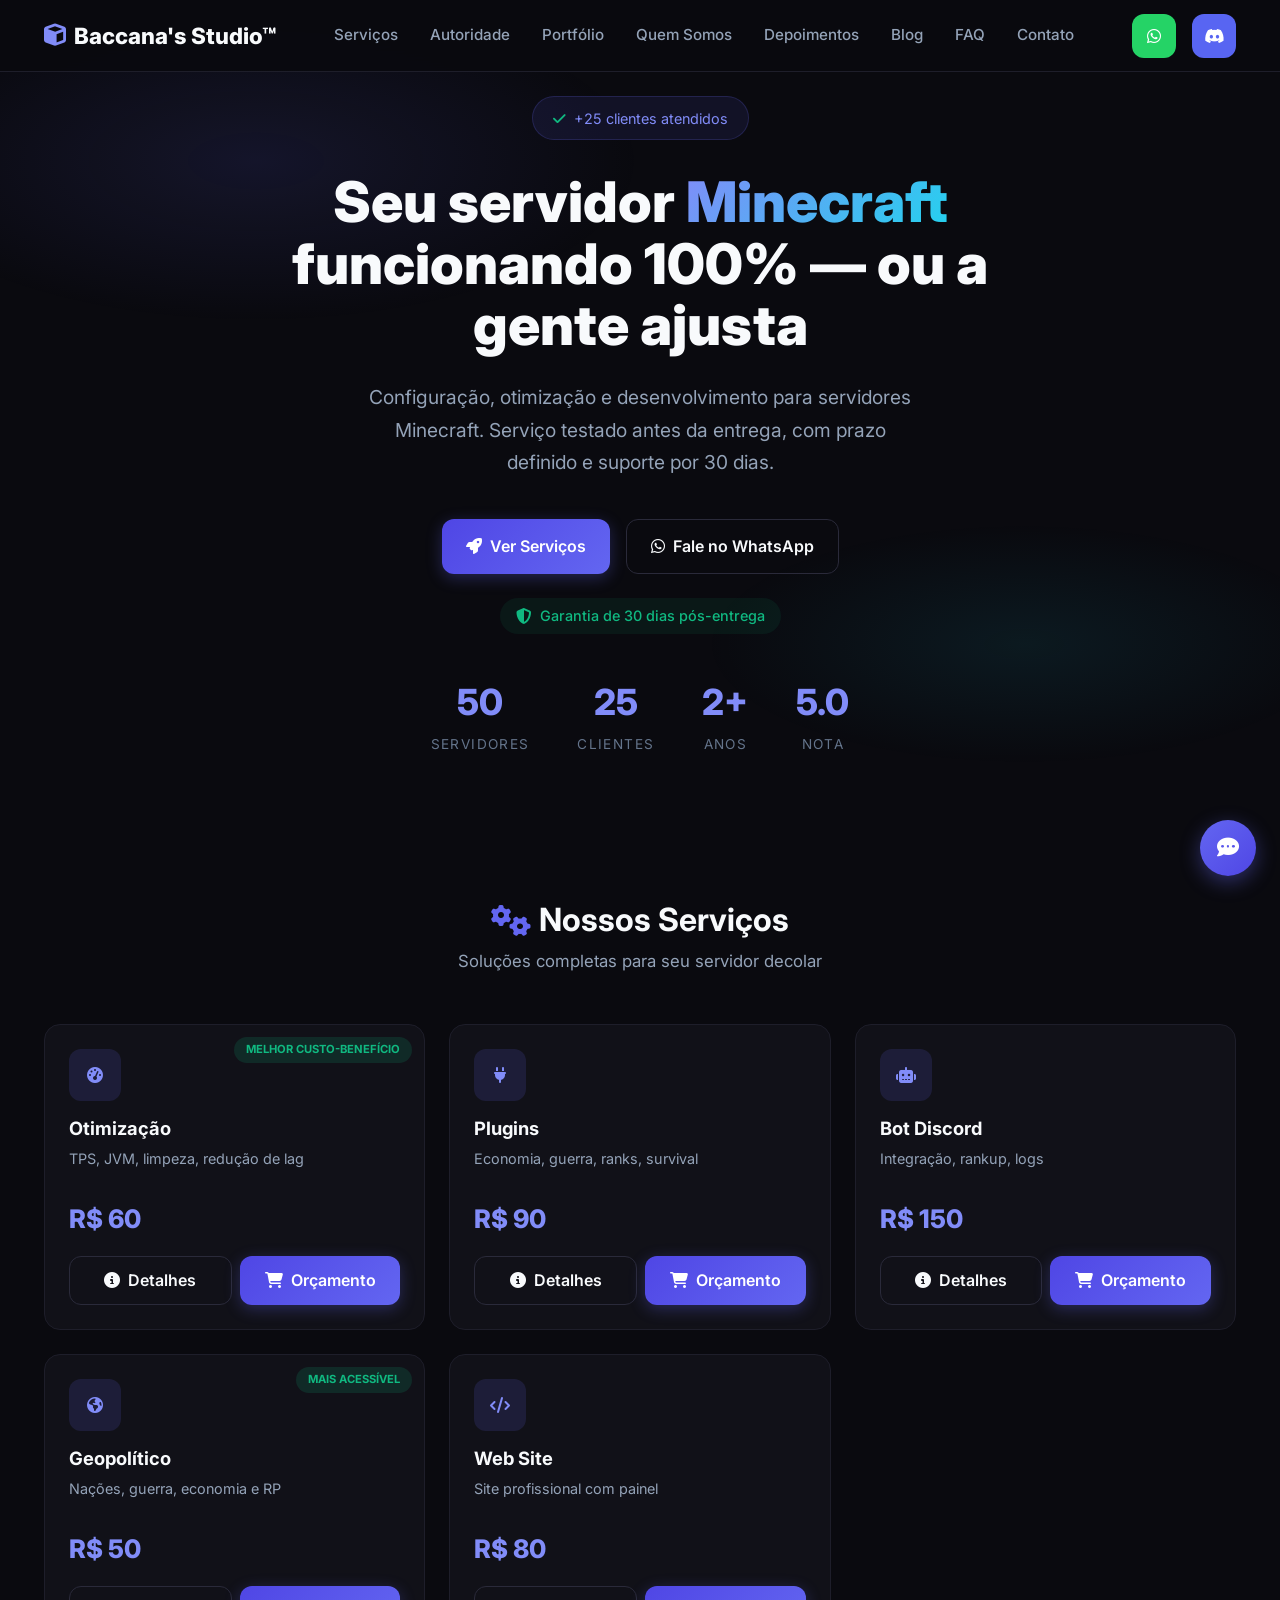
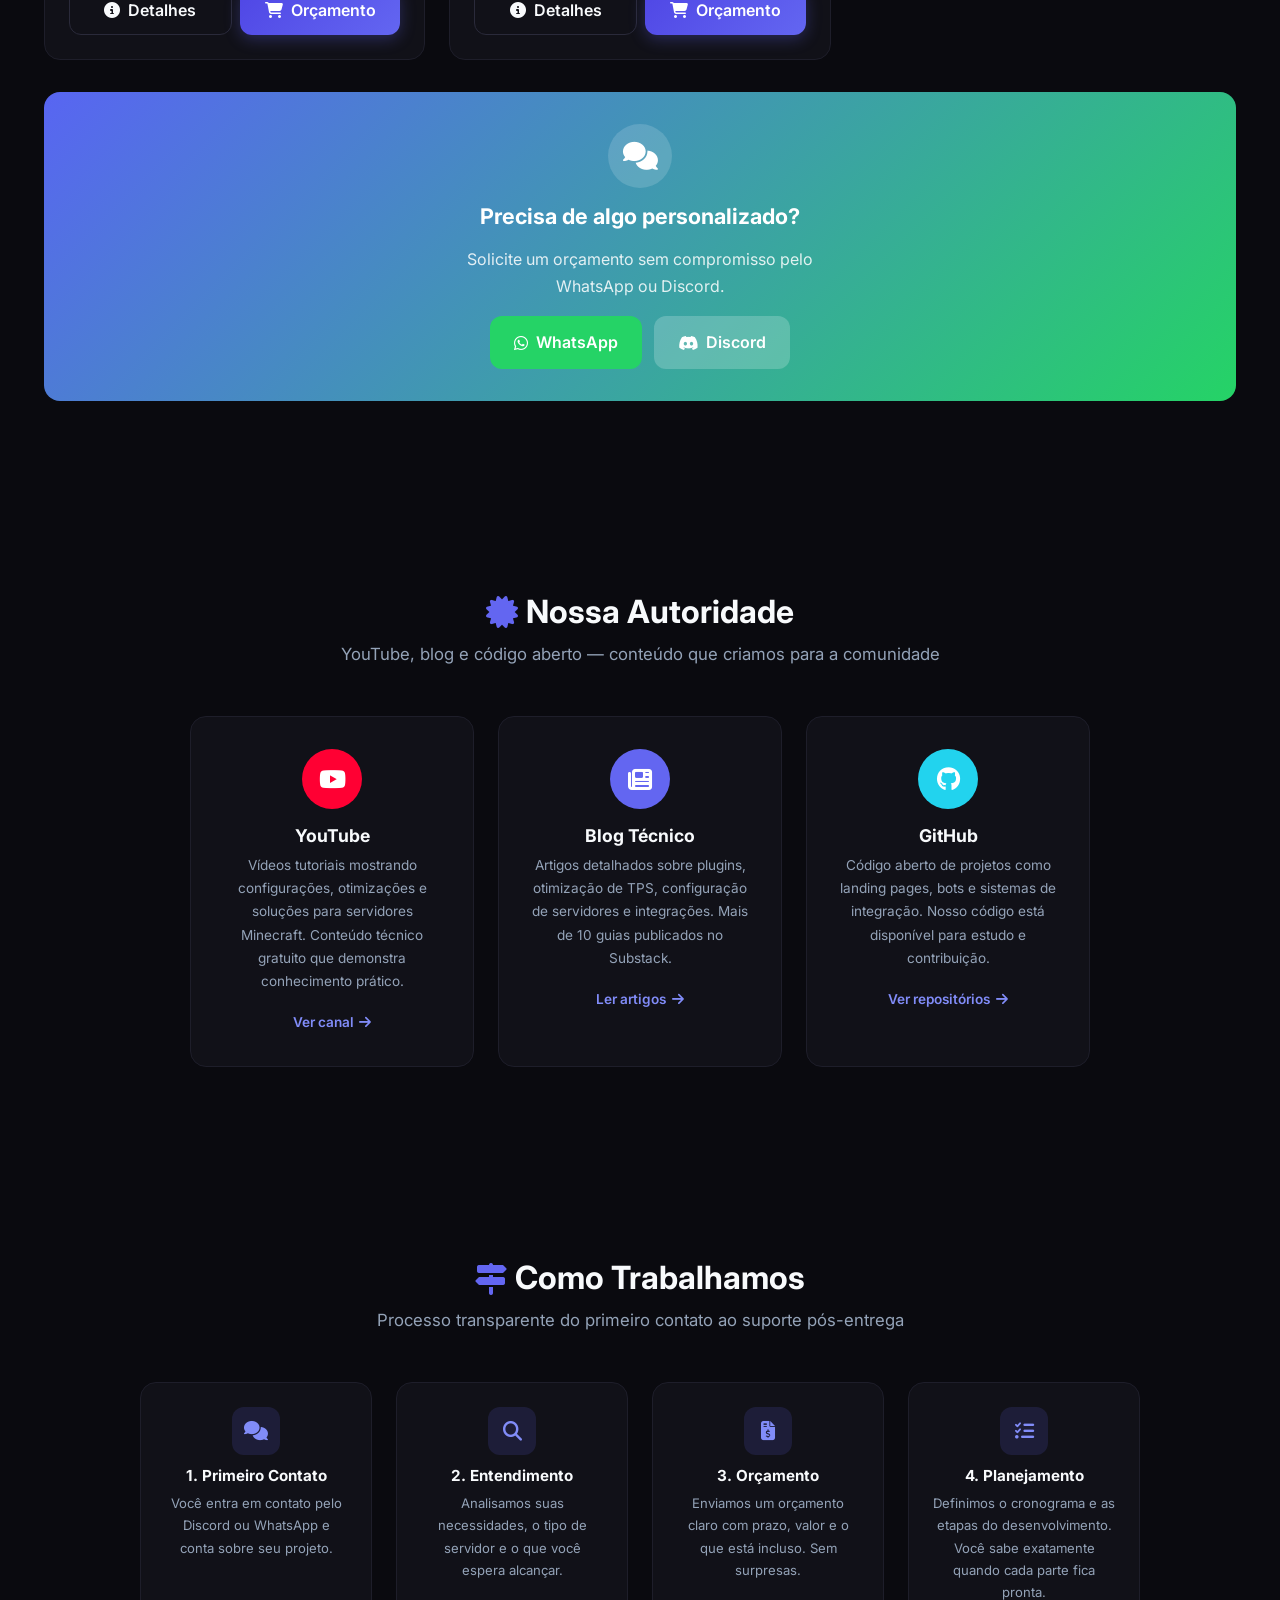
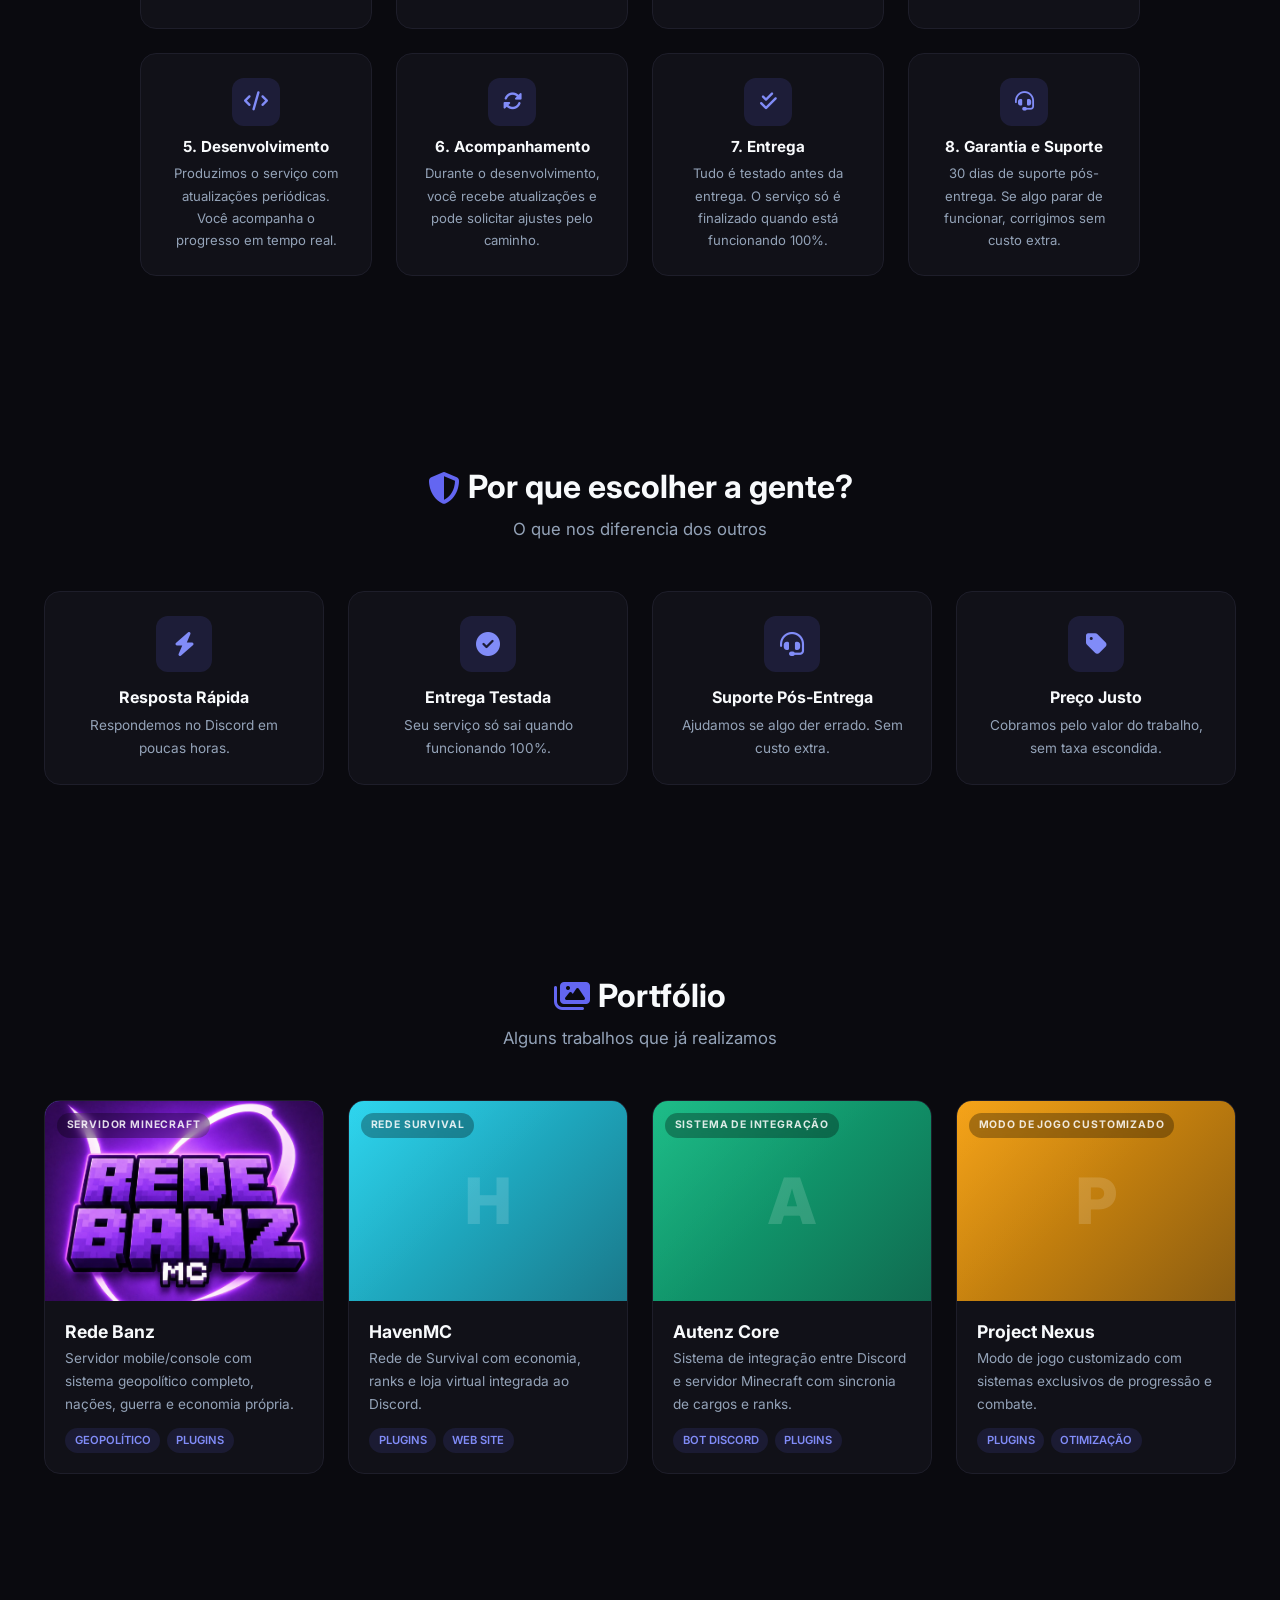
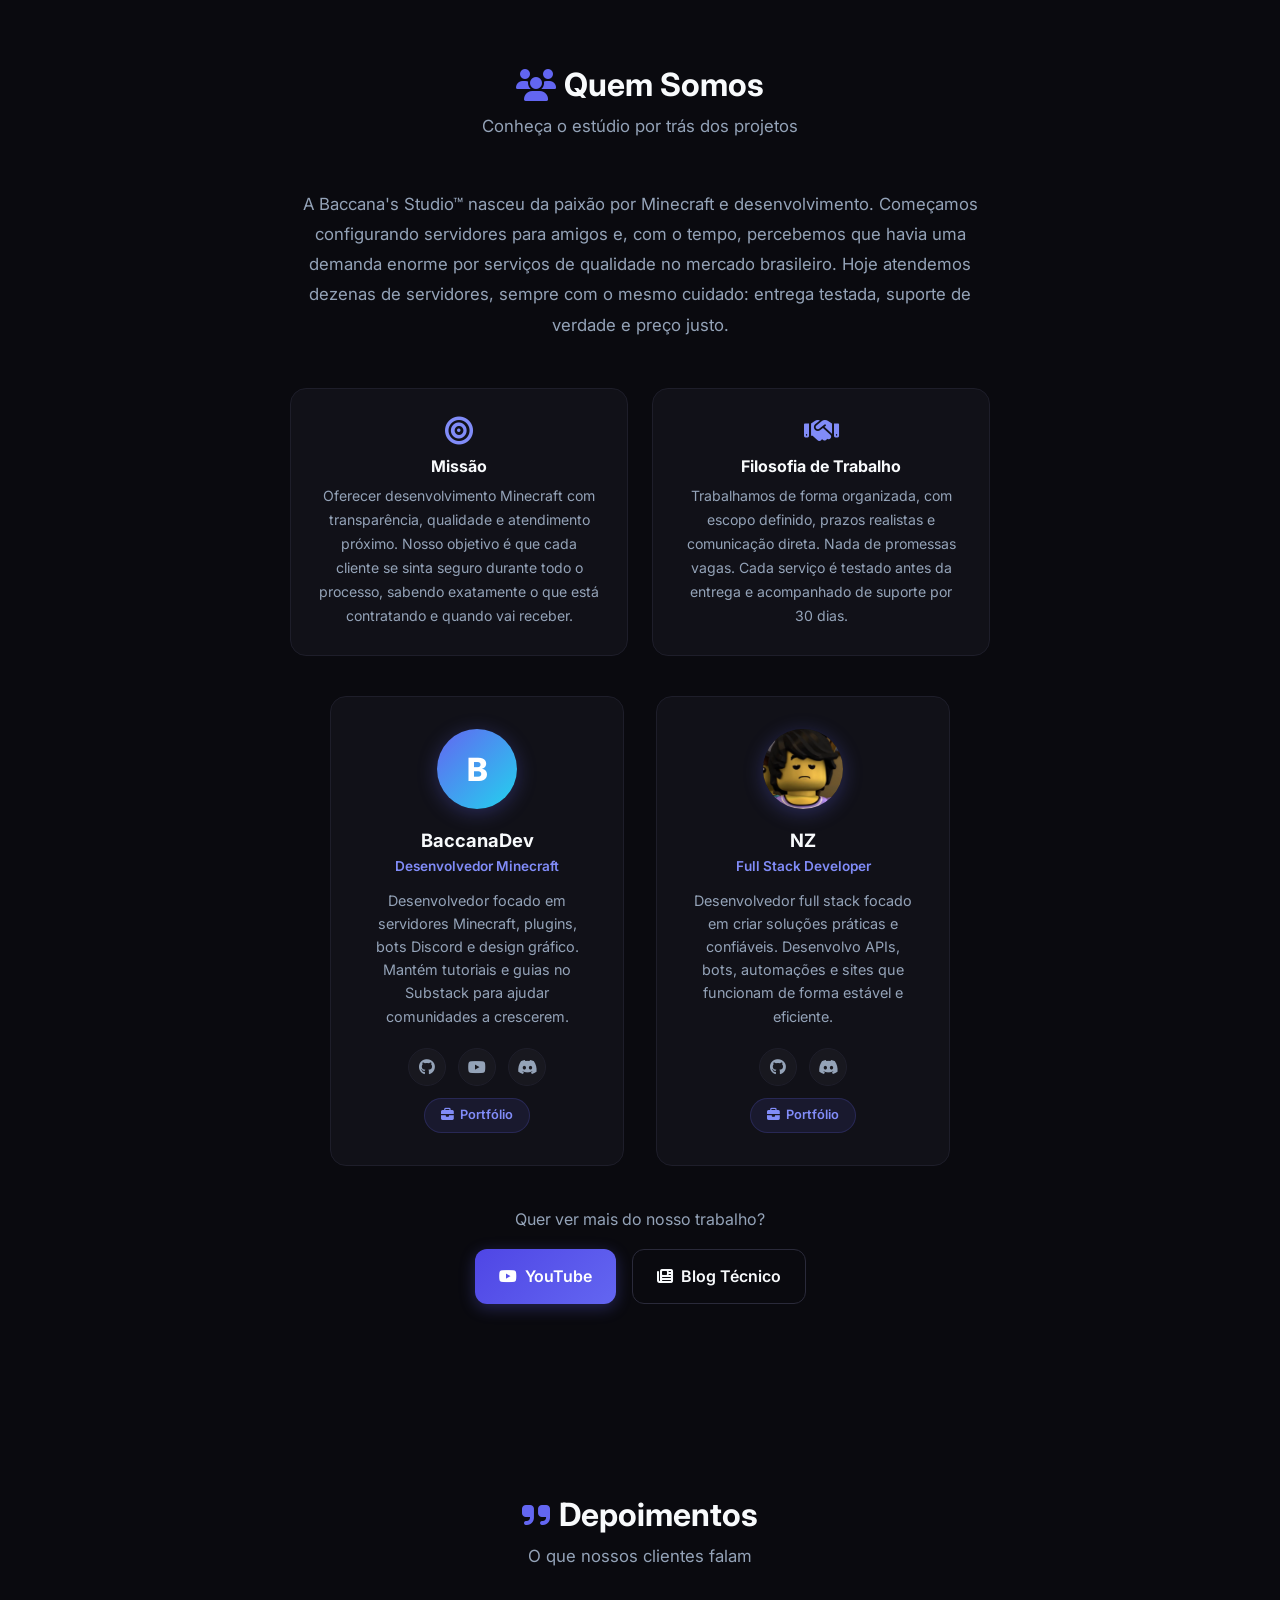
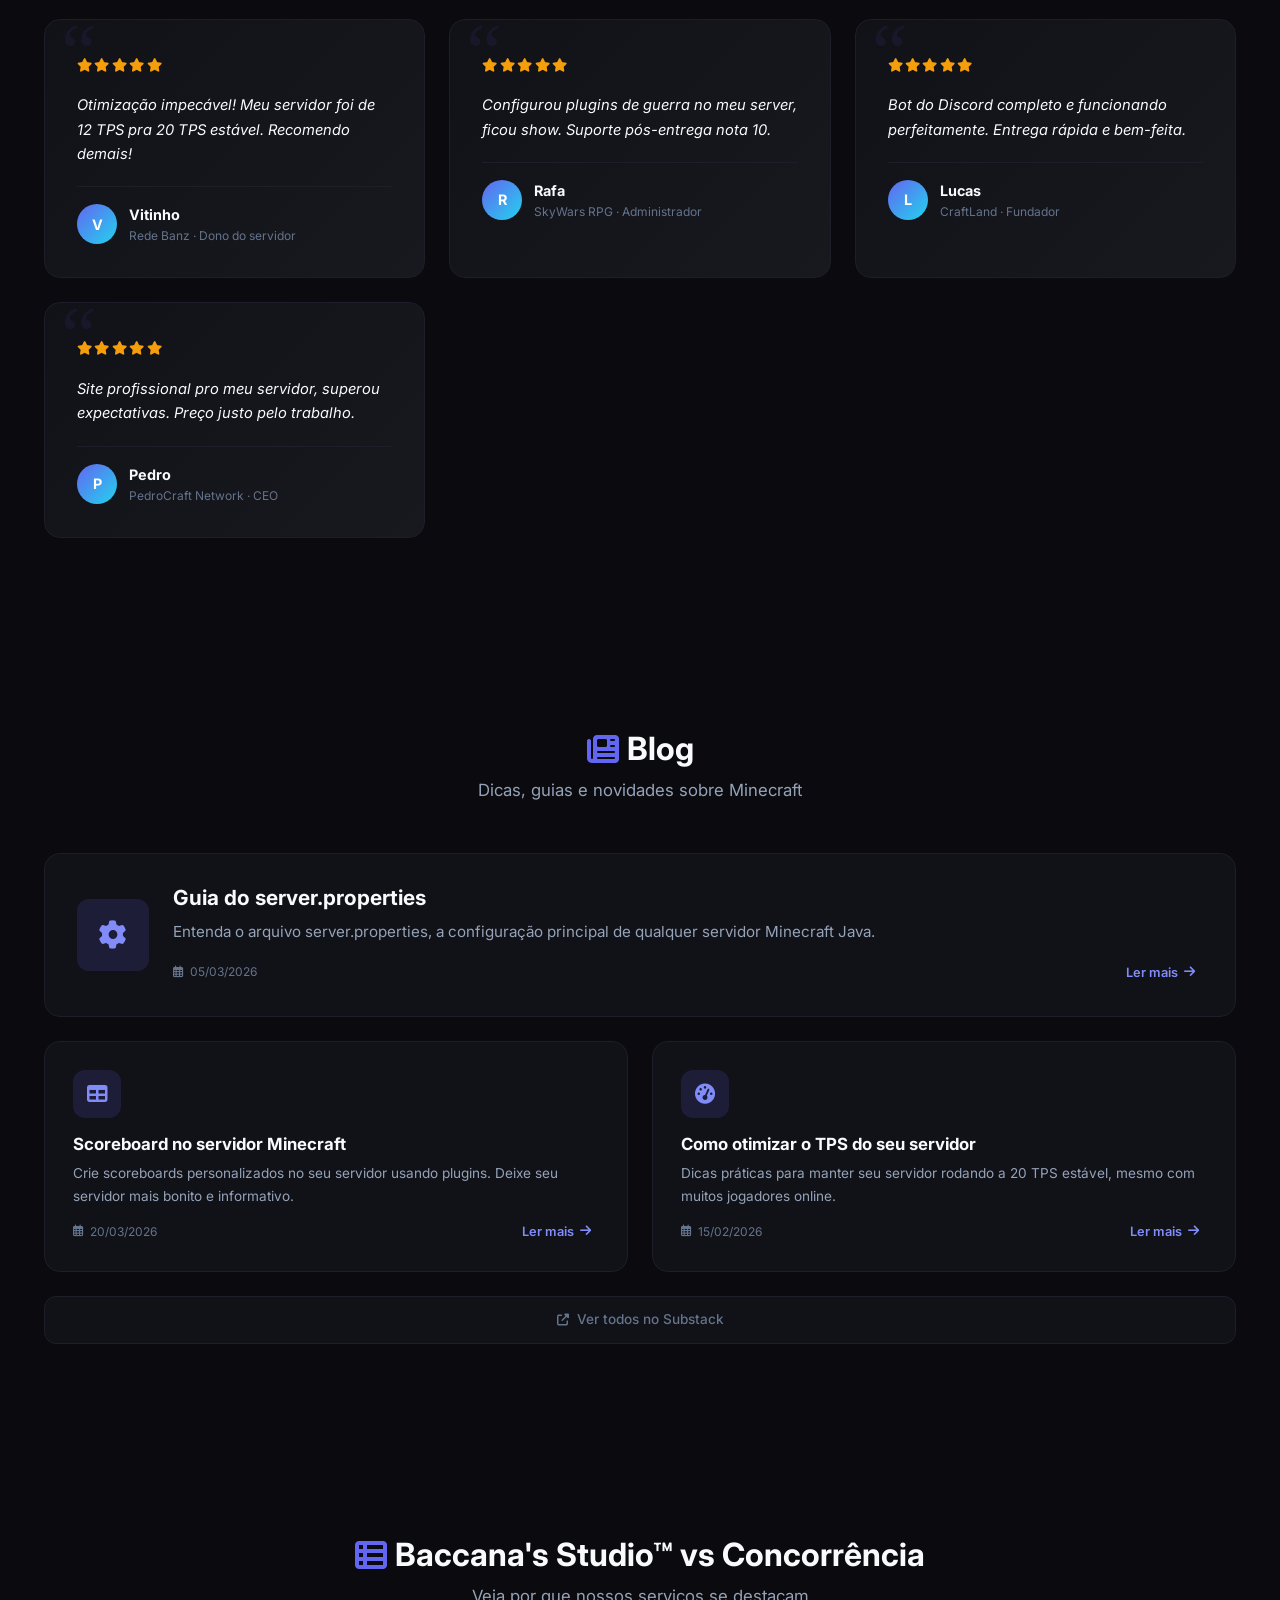
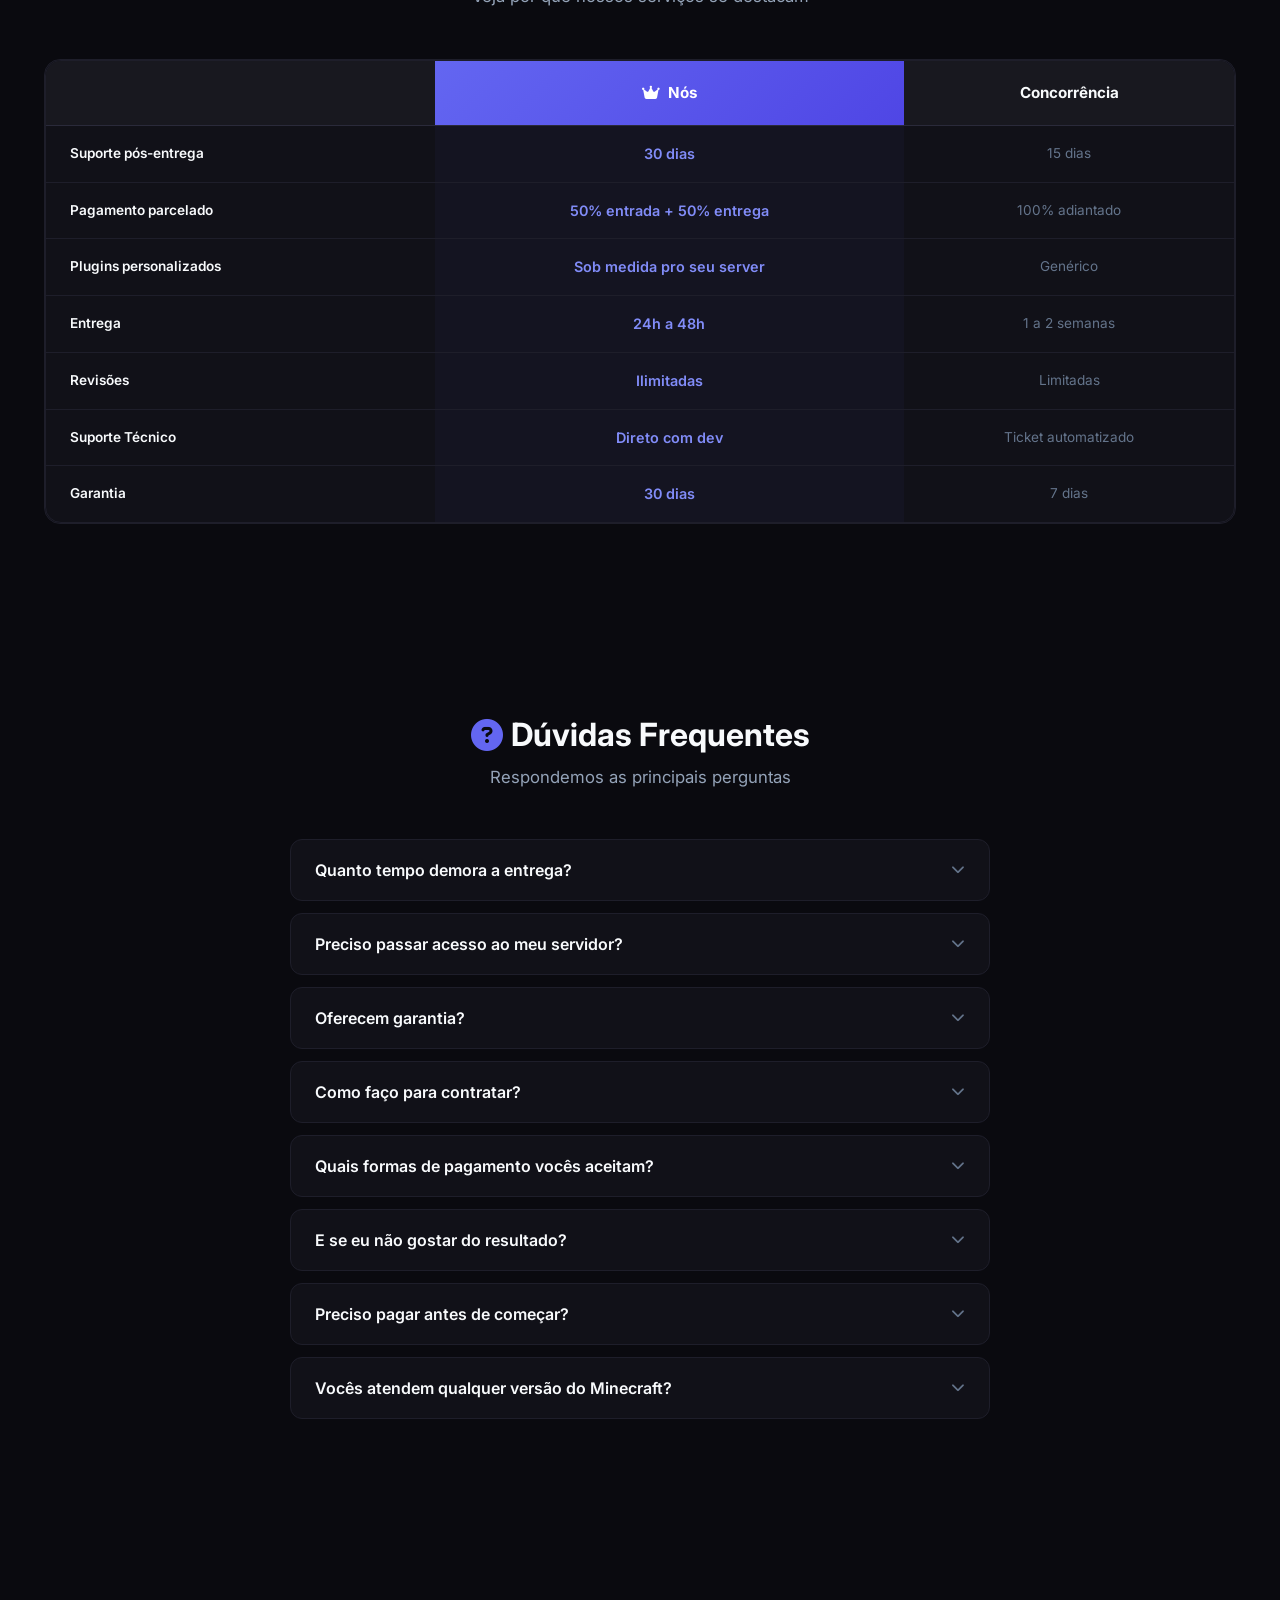
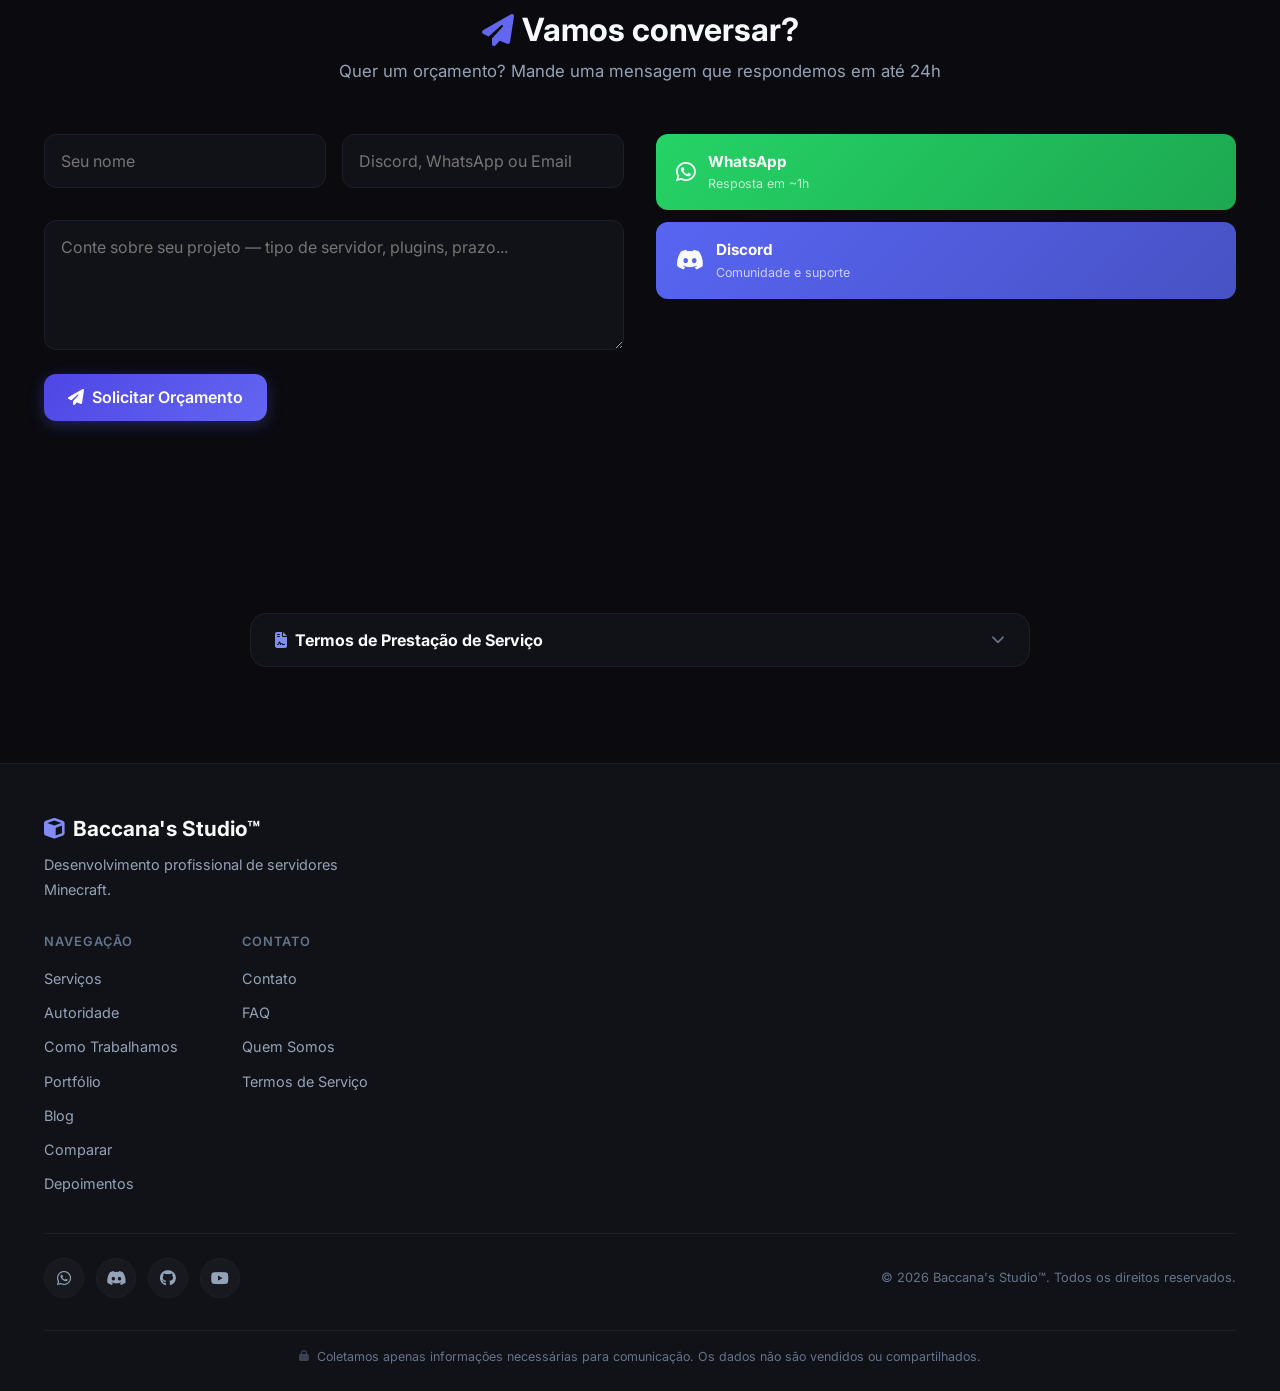
<file: index.html>
<!DOCTYPE html>
<html lang="pt-BR">
<head>
  <meta charset="UTF-8">
  <meta name="viewport" content="width=device-width, initial-scale=1.0">
  <title>Baccana's Studio&trade; | Desenvolvimento Profissional Minecraft</title>
  <meta name="description" content="Configuração, otimização e desenvolvimento profissional para servidores Minecraft.">
  <meta name="theme-color" content="#6366f1">
  <meta name="author" content="Baccana's Studio">

  <meta property="og:title" content="Baccana's Studio&trade; — Desenvolvimento Minecraft">
  <meta property="og:description" content="Serviços profissionais de configuração, otimização e desenvolvimento para seu servidor Minecraft.">
  <meta property="og:type" content="website">
  <meta property="og:url" content="https://baccanas-hub.vercel.app">
  <meta property="og:image" content="https://baccanas-hub.vercel.app/assets/og-image.png">
  <meta property="og:image:width" content="1200">
  <meta property="og:image:height" content="630">

  <link rel="canonical" href="https://baccanas-hub.vercel.app">

  <link rel="icon" type="image/png" href="assets/favicon.png?v=2">
  <link rel="sitemap" type="application/xml" href="sitemap.xml">
<link rel="preconnect" href="https://fonts.googleapis.com">
<link rel="preconnect" href="https://fonts.gstatic.com" crossorigin>
<link rel="preconnect" href="https://cdnjs.cloudflare.com">
<link rel="stylesheet" href="style.css">
<link href="https://fonts.googleapis.com/css2?family=Inter:wght@400;500;600;700;800;850&display=swap" rel="stylesheet" media="print" onload="this.media='all'">
<link rel="stylesheet" href="https://cdnjs.cloudflare.com/ajax/libs/font-awesome/6.5.1/css/all.min.css" media="print" onload="this.media='all'">
<noscript>
  <link href="https://fonts.googleapis.com/css2?family=Inter:wght@400;500;600;700;800;850&display=swap" rel="stylesheet">
  <link rel="stylesheet" href="https://cdnjs.cloudflare.com/ajax/libs/font-awesome/6.5.1/css/all.min.css">
</noscript>
</head>
<body>

  <a href="#main-content" class="skip-link">Pular para o conteúdo</a>

  <header>
    <div class="container header-container">
      <a href="#" class="logo">
        <i class="fas fa-cube"></i>
        <span>Baccana's Studio&trade;</span>
      </a>

      <nav class="nav-menu">
        <a href="#servicos">Serviços</a>
        <a href="#autoridade">Autoridade</a>
        <a href="#portfolio">Portfólio</a>
        <a href="#quem-somos">Quem Somos</a>
        <a href="#depoimentos">Depoimentos</a>
        <a href="#blog">Blog</a>
        <a href="#faq">FAQ</a>
        <a href="#contato">Contato</a>
      </nav>

      <div class="header-actions">
        <a href="https://wa.me/5511999999999" class="btn-icon whatsapp" target="_blank" aria-label="WhatsApp">
          <i class="fab fa-whatsapp"></i>
        </a>
        <a href="https://discord.gg/x3sUtFxTdd" class="btn-icon discord" target="_blank" aria-label="Discord">
          <i class="fab fa-discord"></i>
        </a>
        <button class="menu-toggle" id="menuToggle" aria-label="Menu">
          <i class="fas fa-bars"></i>
        </button>
      </div>
    </div>
  </header>

  <main id="main-content">
  <section class="hero">
    <div class="hero-bg"></div>
    <div class="hero-container">
      <div class="hero-promo" id="heroPromo"></div>
      <div class="hero-badge">
        <span><i class="fas fa-check"></i></span>
        <span>+25 clientes atendidos</span>
      </div>
      <h1>Seu servidor <span class="highlight">Minecraft</span> funcionando 100% — ou a gente ajusta</h1>
      <p>Configuração, otimização e desenvolvimento para servidores Minecraft. Serviço testado antes da entrega, com prazo definido e suporte por 30 dias.</p>
      <div class="hero-btns">
        <a href="#servicos" class="btn btn-primary">
          <i class="fas fa-rocket"></i> Ver Serviços
        </a>
        <a href="https://wa.me/5511999999999" class="btn btn-outline" target="_blank">
          <i class="fab fa-whatsapp"></i> Fale no WhatsApp
        </a>
      </div>
      <div class="hero-guarantee">
        <i class="fas fa-shield-alt"></i>
        <span>Garantia de 30 dias pós-entrega</span>
      </div>
      <div class="hero-stats">
        <div class="stat">
          <span class="stat-num" id="statServers">0</span>
          <span class="stat-label">Servidores</span>
        </div>
        <div class="stat">
          <span class="stat-num" id="statClients">0</span>
          <span class="stat-label">Clientes</span>
        </div>
        <div class="stat">
          <span class="stat-num">2+</span>
          <span class="stat-label">Anos</span>
        </div>
        <div class="stat">
          <span class="stat-num">5.0</span>
          <span class="stat-label">Nota</span>
        </div>
      </div>
    </div>
  </section>

  <section id="servicos">
    <div class="container">
      <div class="section-title">
        <h2><i class="fas fa-cogs"></i> Nossos Serviços</h2>
        <p>Soluções completas para seu servidor decolar</p>
      </div>
      <div class="services-grid" id="servicesGrid"></div>
      <div class="cta-box">
        <div class="cta-box-icon">
          <i class="fas fa-comments"></i>
        </div>
        <h3>Precisa de algo personalizado?</h3>
        <p>Solicite um orçamento sem compromisso pelo WhatsApp ou Discord.</p>
        <div class="cta-box-buttons">
          <a href="https://wa.me/5511999999999" class="btn btn-whatsapp-cta" target="_blank">
            <i class="fab fa-whatsapp"></i> WhatsApp
          </a>
          <a href="https://discord.gg/x3sUtFxTdd" class="btn btn-discord-cta" target="_blank">
            <i class="fab fa-discord"></i> Discord
          </a>
        </div>
      </div>
    </div>
  </section>

  <section id="autoridade">
    <div class="container">
      <div class="section-title">
        <h2><i class="fas fa-certificate"></i> Nossa Autoridade</h2>
        <p>YouTube, blog e código aberto — conteúdo que criamos para a comunidade</p>
      </div>
      <div class="autoridade-grid" id="autoridadeGrid"></div>
    </div>
  </section>

  <section id="como-trabalhamos">
    <div class="container">
      <div class="section-title">
        <h2><i class="fas fa-map-signs"></i> Como Trabalhamos</h2>
        <p>Processo transparente do primeiro contato ao suporte pós-entrega</p>
      </div>
      <div class="work-process" id="workProcess"></div>
    </div>
  </section>

  <section id="diferenciais">
    <div class="container">
      <div class="section-title">
        <h2><i class="fas fa-shield-alt"></i> Por que escolher a gente?</h2>
        <p>O que nos diferencia dos outros</p>
      </div>
      <div class="features-grid">
        <div class="feature-card" data-delay="0">
          <div class="feature-icon"><i class="fas fa-bolt"></i></div>
          <h3>Resposta Rápida</h3>
          <p>Respondemos no Discord em poucas horas.</p>
        </div>
        <div class="feature-card" data-delay="0">
          <div class="feature-icon"><i class="fas fa-check-circle"></i></div>
          <h3>Entrega Testada</h3>
          <p>Seu serviço só sai quando funcionando 100%.</p>
        </div>
        <div class="feature-card" data-delay="0">
          <div class="feature-icon"><i class="fas fa-headset"></i></div>
          <h3>Suporte Pós-Entrega</h3>
          <p>Ajudamos se algo der errado. Sem custo extra.</p>
        </div>
        <div class="feature-card" data-delay="0">
          <div class="feature-icon"><i class="fas fa-tag"></i></div>
          <h3>Preço Justo</h3>
          <p>Cobramos pelo valor do trabalho, sem taxa escondida.</p>
        </div>
      </div>
    </div>
  </section>

  <section id="portfolio">
    <div class="container">
      <div class="section-title">
        <h2><i class="fas fa-images"></i> Portfólio</h2>
        <p>Alguns trabalhos que já realizamos</p>
      </div>
      <div class="portfolio-grid" id="portfolioGrid"></div>
    </div>
  </section>

  <section id="quem-somos">
    <div class="container">
      <div class="section-title">
        <h2><i class="fas fa-users"></i> Quem Somos</h2>
        <p>Conheça o estúdio por trás dos projetos</p>
      </div>
      <div class="about-story">
        <p id="aboutStory"></p>
      </div>
      <div class="about-mission" id="aboutMission">
        <div class="about-mission-card">
          <i class="fas fa-bullseye"></i>
          <h3>Missão</h3>
          <p id="aboutMissionText"></p>
        </div>
        <div class="about-mission-card">
          <i class="fas fa-handshake"></i>
          <h3>Filosofia de Trabalho</h3>
          <p id="aboutPhilosophyText"></p>
        </div>
      </div>
      <div class="about-cards" id="aboutCards"></div>
      <div class="about-cta">
        <p>Quer ver mais do nosso trabalho?</p>
        <div class="about-cta-links">
          <a href="https://youtube.com/@baccanasdev" class="btn btn-primary" target="_blank">
            <i class="fab fa-youtube"></i> YouTube
          </a>
          <a href="#blog" class="btn btn-outline">
            <i class="fas fa-newspaper"></i> Blog Técnico
          </a>
        </div>
      </div>
    </div>
  </section>

  <section id="depoimentos">
    <div class="container">
      <div class="section-title">
        <h2><i class="fas fa-quote-right"></i> Depoimentos</h2>
        <p>O que nossos clientes falam</p>
      </div>
      <div class="testimonials-grid" id="testimonialsGrid"></div>
    </div>
  </section>

  <section id="blog">
    <div class="container">
      <div class="section-title">
        <h2><i class="fas fa-newspaper"></i> Blog</h2>
        <p>Dicas, guias e novidades sobre Minecraft</p>
      </div>
      <div class="blog-grid" id="blogGrid"></div>
    </div>
  </section>

  <section id="comparar">
    <div class="container">
      <div class="section-title">
        <h2><i class="fas fa-table-list"></i> Baccana's Studio&trade; vs Concorrência</h2>
        <p>Veja por que nossos serviços se destacam</p>
      </div>
      <div class="comparar-wrapper">
        <div class="comparar-table" id="compararTable"></div>
      </div>
    </div>
  </section>

  <section id="faq">
    <div class="container">
      <div class="section-title">
        <h2><i class="fas fa-question-circle"></i> Dúvidas Frequentes</h2>
        <p>Respondemos as principais perguntas</p>
      </div>
      <div class="faq-container" id="faqContainer"></div>
    </div>
  </section>

  <section id="contato">
    <div class="container">
      <div class="section-title">
        <h2><i class="fas fa-paper-plane"></i> Vamos conversar?</h2>
        <p>Quer um orçamento? Mande uma mensagem que respondemos em até 24h</p>
      </div>
      <div class="contato-grid">
        <form class="contact-form" id="contactForm">
          <div class="form-row">
            <div class="form-group">
              <label for="name" class="sr-only">Seu nome</label>
              <input type="text" id="name" placeholder="Seu nome" required>
            </div>
            <div class="form-group">
              <label for="discordId" class="sr-only">Seu contato</label>
              <input type="text" id="discordId" placeholder="Discord, WhatsApp ou Email" required>
            </div>
          </div>
          <div class="form-group">
            <label for="message" class="sr-only">Descreva seu projeto</label>
            <textarea id="message" placeholder="Conte sobre seu projeto — tipo de servidor, plugins, prazo..." required></textarea>
          </div>
          <button type="submit" class="btn btn-primary" id="submitBtn">
            <i class="fas fa-paper-plane"></i> Solicitar Orçamento
          </button>
        </form>
        <div class="contato-channels">
          <a href="https://wa.me/5511999999999" class="contato-channel ch-whatsapp" target="_blank">
            <i class="fab fa-whatsapp"></i>
            <div>
              <span class="ch-name">WhatsApp</span>
              <span class="ch-desc">Resposta em ~1h</span>
            </div>
          </a>
          <a href="https://discord.gg/x3sUtFxTdd" class="contato-channel ch-discord" target="_blank">
            <i class="fab fa-discord"></i>
            <div>
              <span class="ch-name">Discord</span>
              <span class="ch-desc">Comunidade e suporte</span>
            </div>
          </a>
        </div>
      </div>
    </div>
  </section>

  <section id="termos">
    <div class="container">
      <div class="termos-box">
        <button class="termos-toggle" id="termosToggle" aria-expanded="false">
          <i class="fas fa-file-contract"></i>
          <span>Termos de Prestação de Serviço</span>
          <i class="fas fa-chevron-down"></i>
        </button>
        <div class="termos-content" id="termosContent"></div>
      </div>
    </div>
  </section>

  </main>

  <footer>
    <div class="container footer-container">
      <div class="footer-brand">
        <div class="footer-logo">
          <i class="fas fa-cube"></i>
          <span>Baccana's Studio&trade;</span>
        </div>
        <p>Desenvolvimento profissional de servidores Minecraft.</p>
      </div>
      <div class="footer-links">
        <div class="footer-col">
          <h4>Navegação</h4>
          <a href="#servicos">Serviços</a>
          <a href="#autoridade">Autoridade</a>
          <a href="#como-trabalhamos">Como Trabalhamos</a>
          <a href="#portfolio">Portfólio</a>
          <a href="#blog">Blog</a>
          <a href="#comparar">Comparar</a>
          <a href="#depoimentos">Depoimentos</a>
        </div>
        <div class="footer-col">
          <h4>Contato</h4>
          <a href="#contato">Contato</a>
          <a href="#faq">FAQ</a>
          <a href="#quem-somos">Quem Somos</a>
          <a href="#termos">Termos de Serviço</a>
        </div>
      </div>
      <div class="footer-bottom">
        <div class="footer-social">
          <a href="https://wa.me/5511999999999" target="_blank" aria-label="WhatsApp"><i class="fab fa-whatsapp"></i></a>
          <a href="https://discord.gg/x3sUtFxTdd" target="_blank" aria-label="Discord"><i class="fab fa-discord"></i></a>
          <a href="https://github.com/baccanadev" target="_blank" aria-label="GitHub"><i class="fab fa-github"></i></a>
          <a href="https://youtube.com/@baccanasdev" target="_blank" aria-label="YouTube"><i class="fab fa-youtube"></i></a>
        </div>
        <p class="footer-copy">&copy; 2026 Baccana's Studio&trade;. Todos os direitos reservados.</p>
      </div>
      <div class="footer-privacy">
        <i class="fas fa-lock"></i>
        <span>Coletamos apenas informações necessárias para comunicação. Os dados não são vendidos ou compartilhados.</span>
      </div>
    </div>
  </footer>

  <div class="floating-widget">
    <button class="widget-btn" id="widgetToggle" aria-label="Abrir chat" aria-expanded="false">
      <i class="fas fa-comment-dots"></i>
    </button>
    <div class="widget-panel" id="widgetPanel" role="dialog" aria-label="Chat rápido">
      <div class="widget-header">
        <span><i class="fas fa-circle"></i> Online</span>
        <button class="widget-close" aria-label="Fechar"><i class="fas fa-times"></i></button>
      </div>
      <div class="widget-messages">
        <div class="widget-msg">
          <i class="fab fa-discord"></i>
          <p>Olá! Como posso ajudar?</p>
        </div>
      </div>
      <div class="widget-quick">
        <button data-quick="orcamento">💰 Orçamento</button>
        <button data-quick="duvida">❓ Dúvida</button>
        <button data-quick="urgente">🔥 Urgente</button>
      </div>
    </div>
  </div>

  <button class="back-to-top" id="backToTop" aria-label="Voltar ao topo">
    <i class="fas fa-arrow-up"></i>
  </button>

  <div class="modal-overlay" id="modalOverlay" role="dialog" aria-modal="true">
    <div class="modal">
      <div class="modal-header">
        <h3 id="modalTitle"></h3>
        <button class="modal-close" id="modalClose" aria-label="Fechar"><i class="fas fa-times"></i></button>
      </div>
      <div class="modal-body" id="modalBody"></div>
      <div class="modal-footer" id="modalFooter"></div>
    </div>
  </div>

  <div class="modal-overlay" id="articleModal" role="dialog" aria-modal="true">
    <div class="article-modal">
      <button class="modal-close" id="articleModalClose" aria-label="Fechar"><i class="fas fa-times"></i></button>
      <div class="article-header">
        <span class="article-badge" id="articleBadge"></span>
        <h2 id="articleTitle"></h2>
        <div class="article-meta" id="articleMeta"></div>
      </div>
      <div class="article-body" id="articleBody"></div>
    </div>
  </div>

  <script src="config.js"></script>
  <script src="script.js"></script>
</body>
</html>
</file>
<file: style.css>
:root {
  --primary: #6366f1;
  --primary-dark: #4f46e5;
  --primary-light: #818cf8;
  --accent-cyan: #22d3ee;
  --accent-emerald: #10b981;
  --bg: #0a0a0f;
  --surface: #111118;
  --surface-light: #18181f;
  --surface-elevated: #1f1f2a;
  --border-subtle: #1e1e2a;
  --border: #2a2a3a;
  --text: #f8fafc;
  --text-secondary: #94a3b8;
  --text-muted: #64748b;

  --scrollbar-thumb: #2a2a3a;
  --scrollbar-track: #0a0a0f;

  --success: #10b981;
  --error: #ef4444;

  --radius: 16px;
  --radius-sm: 12px;

  --shadow-sm: 0 4px 24px rgba(0, 0, 0, 0.4);
  --shadow-md: 0 8px 32px rgba(0, 0, 0, 0.5);
  --shadow-lg: 0 16px 48px rgba(0, 0, 0, 0.5);
  --shadow-glow: 0 0 40px rgba(99, 102, 241, 0.15);

  --transition: all 0.25s cubic-bezier(0.4, 0, 0.2, 1);
  --transition-bounce: all 0.4s cubic-bezier(0.34, 1.56, 0.64, 1);
}

* { scrollbar-width: thin; scrollbar-color: var(--scrollbar-thumb) var(--scrollbar-track); }
*::-webkit-scrollbar { width: 6px; height: 6px; }
*::-webkit-scrollbar-track { background: var(--scrollbar-track); }
*::-webkit-scrollbar-thumb { background: var(--scrollbar-thumb); border-radius: 999px; }
*::-webkit-scrollbar-thumb:hover { background: var(--border); }

*, *::before, *::after { margin: 0; padding: 0; box-sizing: border-box; }
html { scroll-behavior: smooth; scroll-padding-top: 80px; }

body {
  font-family: 'Inter', -apple-system, BlinkMacSystemFont, sans-serif;
  background: var(--bg);
  color: var(--text);
  line-height: 1.6;
  font-size: 16px;
  -webkit-font-smoothing: antialiased;
}

a { color: inherit; text-decoration: none; transition: var(--transition); }
button { font-family: inherit; cursor: pointer; border: none; background: none; color: inherit; }
input, textarea { font-family: inherit; background: none; border: none; outline: none; color: var(--text); }

:focus-visible { outline: 2px solid var(--primary); outline-offset: 2px; border-radius: 2px; }
button:focus-visible, a:focus-visible, input:focus-visible, textarea:focus-visible { outline-offset: 3px; }

.skip-link {
  position: absolute; width: 1px; height: 1px; padding: 0; margin: -1px; overflow: hidden;
  clip: rect(0,0,0,0); border: 0;
}
.skip-link:focus {
  position: fixed; top: 0; left: 0; width: auto; height: auto; padding: 0.75rem 1.5rem;
  margin: 0; background: var(--primary); color: white; z-index: 100000; clip: auto;
  font-weight: 600; font-size: 0.9rem; outline: none;
}

.container { width: 100%; max-width: 1240px; margin: 0 auto; padding: 0 1.5rem; }
h1, h2, h3, h4 { font-weight: 700; line-height: 1.2; }
h1 { font-size: 3rem; }
h2 { font-size: 2rem; }
p { color: var(--text-secondary); line-height: 1.7; }



header {
  position: fixed;
  top: 0;
  left: 0;
  right: 0;
  height: 72px;
  background: rgba(10, 10, 15, 0.85);
  backdrop-filter: blur(20px);
  border-bottom: 1px solid var(--border-subtle);
  z-index: 1000;
  transition: var(--transition);
}

header.scrolled { height: 64px; background: rgba(10, 10, 15, 0.95); box-shadow: 0 4px 20px rgba(0,0,0,0.3); }
.header-container { display: flex; align-items: center; justify-content: space-between; height: 100%; }
.logo { display: flex; align-items: center; gap: 0.5rem; font-size: 1.4rem; font-weight: 800; }
.logo i { color: var(--primary-light); }

.nav-menu { display: flex; align-items: center; gap: 2rem; }
.nav-menu a { color: var(--text-secondary); font-size: 0.95rem; font-weight: 500; position: relative; }
.nav-menu a::after {
  content: ''; position: absolute; bottom: -4px; left: 0; width: 0; height: 2px;
  background: var(--primary); transition: var(--transition-bounce);
}
.nav-menu a:hover { color: var(--text); }
.nav-menu a:hover::after { width: 100%; }

.header-actions { display: flex; align-items: center; gap: 1rem; }

.btn-icon {
  width: 44px; height: 44px; display: flex; align-items: center; justify-content: center;
  border-radius: var(--radius-sm); transition: var(--transition-bounce);
}
.btn-icon.discord { background: #5865f2; color: white; }
.btn-icon.discord:hover { background: #4752c4; transform: translateY(-3px); }
.btn-icon.whatsapp { background: #25d366; color: white; }
.btn-icon.whatsapp:hover { background: #1da851; transform: translateY(-3px); }

.menu-toggle { display: none; font-size: 1.3rem; color: var(--text); }

.btn {
  display: inline-flex; align-items: center; justify-content: center; gap: 0.5rem;
  padding: 0.85rem 1.5rem; border-radius: var(--radius-sm); font-weight: 600;
  font-size: 1rem; transition: var(--transition-bounce);
}

.btn-primary { background: linear-gradient(135deg, var(--primary-dark), var(--primary)); color: white; box-shadow: 0 4px 16px rgba(99, 102, 241, 0.3); }
.btn-primary:hover { transform: translateY(-2px); box-shadow: 0 6px 20px rgba(99, 102, 241, 0.4); }
.btn-primary:active { transform: translateY(0); }
.btn-primary:disabled { opacity: 0.7; cursor: not-allowed; transform: none; }

.btn-outline { background: transparent; color: var(--text); border: 1px solid var(--border); }
.btn-outline:hover { border-color: var(--primary-light); color: var(--primary-light); }

.hero {
  min-height: auto; display: flex; align-items: center; justify-content: center;
  padding: 6rem 0 3rem; position: relative; overflow: hidden;
}

.hero-bg {
  position: absolute; inset: 0;
  background:
    radial-gradient(ellipse 60% 40% at 20% 20%, rgba(99, 102, 241, 0.12) 0%, transparent 50%),
    radial-gradient(ellipse 50% 30% at 80% 80%, rgba(34, 211, 238, 0.08) 0%, transparent 50%);
  animation: heroGlow 6s ease-in-out infinite;
}
@keyframes heroGlow { 0%, 100% { opacity: 0.8; } 50% { opacity: 1; } }

.hero-container { position: relative; z-index: 1; text-align: center; max-width: 800px; }

.hero-promo {
  position: absolute; right: -8px; top: -8px;
  display: flex; flex-direction: column; align-items: center; justify-content: center;
  width: 100px; height: 100px; border-radius: 50%;
  background: linear-gradient(135deg, var(--accent-amber), #f97316);
  color: #000; font-weight: 900; font-size: 0.65rem; line-height: 1.2;
  text-transform: uppercase; text-align: center; padding: 0.5rem;
  box-shadow: 0 6px 24px rgba(249, 115, 22, 0.4);
  pointer-events: none; animation: floatTag 3s ease-in-out infinite;
}
.hero-promo .promo-main { font-size: 0.75rem; }
.hero-promo .promo-sub { font-size: 0.55rem; opacity: 0.8; margin-top: 0.15rem; }
.hero-promo .promo-pct { font-size: 1rem; }
@keyframes floatTag { 0%, 100% { transform: translateY(0); } 50% { transform: translateY(-4px); } }

.hero-badge {
  display: inline-flex; align-items: center; gap: 0.5rem;
  background: rgba(99, 102, 241, 0.1); border: 1px solid rgba(99, 102, 241, 0.2);
  padding: 0.6rem 1.25rem; border-radius: 999px; font-size: 0.9rem;
  color: var(--primary-light); margin-bottom: 2rem;
}
.hero-badge i { color: var(--accent-emerald); }

.hero h1 { font-size: 3.5rem; font-weight: 850; margin-bottom: 1.5rem; line-height: 1.1; }
.hero h1 .highlight {
  background: linear-gradient(135deg, var(--primary-light), var(--accent-cyan));
  -webkit-background-clip: text; -webkit-text-fill-color: transparent;
}

.hero p { font-size: 1.2rem; max-width: 550px; margin: 0 auto 2.5rem; }
.hero-btns { display: flex; gap: 1rem; justify-content: center; flex-wrap: wrap; margin-bottom: 1.5rem; }

.hero-guarantee {
  display: inline-flex; align-items: center; gap: 0.5rem;
  color: var(--accent-emerald); font-size: 0.9rem; font-weight: 500;
  margin-bottom: 2.5rem; padding: 0.4rem 1rem;
  background: rgba(16, 185, 129, 0.08);
  border-radius: 999px;
}
.hero-guarantee i { font-size: 1rem; }

.hero-stats { display: flex; gap: 3rem; justify-content: center; }

.stat { text-align: center; }
.stat-num { display: block; font-size: 2.25rem; font-weight: 800; color: var(--primary-light); }
.stat-label { font-size: 0.85rem; color: var(--text-muted); text-transform: uppercase; letter-spacing: 0.1em; }

section { padding: 6rem 0; }
.section-title { text-align: center; margin-bottom: 3rem; }
.section-title h2 { display: flex; align-items: center; justify-content: center; gap: 0.5rem; margin-bottom: 0.5rem; }
.section-title h2 i { color: var(--primary); }
.section-title p { font-size: 1.05rem; }

/* PORTFOLIO */
.portfolio-grid { display: grid; grid-template-columns: repeat(auto-fill, minmax(270px, 1fr)); gap: 1.5rem; }

.portfolio-card {
  background: var(--surface); border: 1px solid var(--border-subtle); border-radius: var(--radius);
  overflow: hidden; transition: var(--transition-bounce); cursor: pointer;
  opacity: 0; transform: translateY(20px);
}
.portfolio-card.animate-in { animation: fadeInUp 0.7s cubic-bezier(0.16, 1, 0.3, 1) forwards; }
.portfolio-card:hover { border-color: var(--primary); transform: translateY(-4px); box-shadow: var(--shadow-glow); }

.portfolio-image {
  height: 200px; display: flex; align-items: center; justify-content: center;
  position: relative; overflow: hidden;
}
.portfolio-img {
  position: absolute; inset: 0; width: 100%; height: 100%;
  object-fit: cover; z-index: 0;
}
.portfolio-initial {
  font-size: 4rem; font-weight: 850; color: rgba(255,255,255,0.15);
  position: relative; z-index: 1; line-height: 1; user-select: none;
}
.portfolio-cat {
  position: absolute; top: 0.75rem; left: 0.75rem;
  font-size: 0.65rem; font-weight: 700; text-transform: uppercase;
  letter-spacing: 0.08em; padding: 0.25rem 0.6rem;
  background: rgba(0,0,0,0.3); backdrop-filter: blur(4px);
  border-radius: 999px; color: rgba(255,255,255,0.85); z-index: 2;
}
.portfolio-image .portfolio-shine {
  position: absolute; inset: 0;
  background: linear-gradient(135deg, rgba(255,255,255,0.06) 0%, transparent 50%);
}

.portfolio-body { padding: 1.25rem; }
.portfolio-body h3 { font-size: 1.1rem; margin-bottom: 0.3rem; }
.portfolio-body p { font-size: 0.85rem; margin-bottom: 0.75rem; min-height: 2.5em; }

.portfolio-tags { display: flex; flex-wrap: wrap; gap: 0.4rem; }
.portfolio-tag {
  padding: 0.2rem 0.6rem; border-radius: 999px;
  font-size: 0.7rem; font-weight: 600; text-transform: uppercase;
  background: rgba(99, 102, 241, 0.12); color: var(--primary-light);
}

/* AUTORIDADE */
.autoridade-grid { display: grid; grid-template-columns: repeat(3, 1fr); gap: 1.5rem; max-width: 900px; margin: 0 auto; }

.autoridade-card {
  background: var(--surface); border: 1px solid var(--border-subtle); border-radius: var(--radius);
  padding: 2rem; text-align: center; transition: var(--transition-bounce);
  opacity: 0; transform: translateY(20px);
}
.autoridade-card.animate-in { animation: fadeInUp 0.7s cubic-bezier(0.16, 1, 0.3, 1) forwards; }
.autoridade-card:hover { border-color: var(--primary); transform: translateY(-4px); box-shadow: var(--shadow-glow); }

.autoridade-card-icon {
  width: 60px; height: 60px; margin: 0 auto 1rem;
  border-radius: 50%; display: flex; align-items: center; justify-content: center;
  font-size: 1.5rem; color: white; transition: var(--transition-bounce);
}
.autoridade-card:hover .autoridade-card-icon { transform: scale(1.1); }
.autoridade-card h3 { font-size: 1.1rem; margin-bottom: 0.5rem; }
.autoridade-card p { font-size: 0.85rem; margin-bottom: 1rem; }
.autoridade-card-link {
  display: inline-flex; align-items: center; gap: 0.35rem;
  font-size: 0.85rem; font-weight: 600; color: var(--primary-light);
  transition: var(--transition);
}
.autoridade-card-link:hover { color: var(--accent-cyan); gap: 0.5rem; }

/* WORK PROCESS */
.work-process {
  display: grid; grid-template-columns: repeat(4, 1fr); gap: 1.5rem;
  max-width: 1000px; margin: 0 auto;
}
.wp-item {
  background: var(--surface); border: 1px solid var(--border-subtle);
  border-radius: var(--radius); padding: 1.5rem; text-align: center;
  transition: var(--transition-bounce);
  opacity: 0; transform: translateY(20px);
}
.wp-item.animate-in { animation: fadeInUp 0.7s cubic-bezier(0.16, 1, 0.3, 1) forwards; }
.wp-item:hover { border-color: var(--primary); transform: translateY(-4px); box-shadow: var(--shadow-glow); }
.wp-item-icon {
  width: 48px; height: 48px; margin: 0 auto 0.75rem;
  background: rgba(99, 102, 241, 0.15); border-radius: var(--radius-sm);
  display: flex; align-items: center; justify-content: center;
  font-size: 1.2rem; color: var(--primary-light);
  transition: var(--transition-bounce);
}
.wp-item:hover .wp-item-icon { transform: scale(1.1); background: rgba(99, 102, 241, 0.25); }
.wp-item h3 { font-size: 0.95rem; margin-bottom: 0.4rem; }
.wp-item p { font-size: 0.82rem; }

/* ABOUT MISSION */
.about-mission {
  display: grid; grid-template-columns: 1fr 1fr; gap: 1.5rem;
  max-width: 700px; margin: 0 auto 2.5rem;
}
.about-mission-card {
  background: var(--surface); border: 1px solid var(--border-subtle);
  border-radius: var(--radius); padding: 1.75rem; text-align: center;
  transition: var(--transition-bounce);
  opacity: 0; transform: translateY(20px);
}
.about-mission-card.animate-in { animation: fadeInUp 0.7s cubic-bezier(0.16, 1, 0.3, 1) forwards; }
.about-mission-card:hover { border-color: var(--primary); transform: translateY(-4px); box-shadow: var(--shadow-glow); }
.about-mission-card i { font-size: 1.75rem; color: var(--primary-light); margin-bottom: 0.75rem; }
.about-mission-card h3 { font-size: 1rem; margin-bottom: 0.5rem; }
.about-mission-card p { font-size: 0.88rem; }

/* TERMOS */
.termos-box {
  max-width: 780px; margin: 0 auto; background: var(--surface);
  border: 1px solid var(--border-subtle); border-radius: var(--radius);
  padding: 0; overflow: hidden;
}
.termos-toggle {
  width: 100%; display: flex; align-items: center; gap: 0.5rem;
  padding: 1rem 1.5rem; background: none; border: none; color: var(--text);
  font-size: 1rem; font-weight: 700; text-align: left; cursor: pointer;
  transition: var(--transition);
}
.termos-toggle:hover { background: var(--surface-light); }
.termos-toggle i:first-child { color: var(--primary-light); }
.termos-toggle i:last-child { margin-left: auto; transition: transform 0.3s ease; font-size: 0.85rem; color: var(--text-muted); }
.termos-box.open .termos-toggle i:last-child { transform: rotate(180deg); }
.termos-content {
  max-height: 0; overflow: hidden; transition: max-height 0.4s ease, padding 0.4s ease;
  padding: 0 1.5rem; font-size: 0.9rem; color: var(--text-secondary); line-height: 1.75;
}
.termos-box.open .termos-content {
  max-height: 4000px; padding: 0 1.5rem 1.5rem;
}
.termos-content h4 { font-size: 1rem; color: var(--text); margin: 1.5rem 0 0.75rem; }
.termos-content p { margin-bottom: 0.75rem; }
.termos-content ul { margin: 0 0 1rem 1.5rem; }
.termos-content li { margin-bottom: 0.35rem; }
.termos-placeholder {
  display: inline-block; padding: 0.1rem 0.4rem; background: var(--surface-light);
  border: 1px dashed var(--border); border-radius: 4px;
  font-family: monospace; font-size: 0.8em; color: var(--text-muted);
}

/* CTA BOX (replaces discord-box) */
.cta-box {
  background: linear-gradient(135deg, #5865f2 0%, #25d366 100%);
  border-radius: var(--radius); padding: 2rem; text-align: center; margin-top: 2rem;
  display: flex; flex-direction: column; align-items: center; gap: 1rem;
}
.cta-box-icon { width: 64px; height: 64px; background: rgba(255,255,255,0.15); border-radius: 50%; display: flex; align-items: center; justify-content: center; font-size: 1.75rem; color: white; }
.cta-box h3 { font-size: 1.35rem; color: white; }
.cta-box p { color: rgba(255,255,255,0.85); max-width: 420px; }
.cta-box-buttons { display: flex; gap: 0.75rem; flex-wrap: wrap; justify-content: center; }
.btn-whatsapp-cta {
  display: inline-flex; align-items: center; gap: 0.5rem; padding: 0.85rem 1.5rem;
  border-radius: var(--radius-sm); font-weight: 600; background: #25d366; color: white;
  transition: var(--transition-bounce);
}
.btn-whatsapp-cta:hover { background: #1da851; transform: translateY(-2px); }
.btn-discord-cta {
  display: inline-flex; align-items: center; gap: 0.5rem; padding: 0.85rem 1.5rem;
  border-radius: var(--radius-sm); font-weight: 600; background: rgba(255,255,255,0.2); color: white;
  transition: var(--transition-bounce);
}
.btn-discord-cta:hover { background: rgba(255,255,255,0.3); transform: translateY(-2px); }

/* CONTATO GRID */
.contato-grid { display: grid; grid-template-columns: 1fr 1fr; gap: 2rem; align-items: start; }

.contato-channels {
  display: flex; flex-direction: column; gap: 0.75rem;
}
.contato-channel {
  display: flex; align-items: center; gap: 0.75rem;
  padding: 1rem 1.25rem; border-radius: var(--radius-sm);
  transition: var(--transition-bounce); text-decoration: none;
}
.contato-channel:hover { transform: translateY(-2px); }
.contato-channel i { font-size: 1.4rem; }
.contato-channel div { display: flex; flex-direction: column; }
.ch-name { font-weight: 700; font-size: 0.95rem; color: white; }
.ch-desc { font-size: 0.78rem; color: rgba(255,255,255,0.7); }
.ch-whatsapp { background: linear-gradient(135deg, #25d366, #1da851); }
.ch-whatsapp:hover { box-shadow: 0 6px 20px rgba(37, 211, 102, 0.3); }
.ch-discord { background: linear-gradient(135deg, #5865f2, #4752c4); }
.ch-discord:hover { box-shadow: 0 6px 20px rgba(88, 101, 242, 0.3); }

.services-grid { display: grid; grid-template-columns: repeat(auto-fill, minmax(290px, 1fr)); gap: 1.5rem; }

.service-card {
  background: var(--surface); border: 1px solid var(--border-subtle); border-radius: var(--radius);
  padding: 1.5rem; transition: var(--transition-bounce); opacity: 0; transform: translateY(20px);
  position: relative;
}
.service-card.animate-in { animation: fadeInUp 0.7s cubic-bezier(0.16, 1, 0.3, 1) forwards; }
@keyframes fadeInUp { to { opacity: 1; transform: translateY(0); } }

.service-card:hover { border-color: var(--primary); transform: translateY(-4px); box-shadow: var(--shadow-glow); }
.service-card::after {
  content: ''; position: absolute; top: 0; left: 0; right: 0; height: 2px;
  background: linear-gradient(90deg, var(--primary), var(--accent-cyan));
  transform: scaleX(0); transition: transform 0.3s ease;
}
.service-card:hover::after { transform: scaleX(1); }

.service-card .servico-destaque {
  position: absolute; top: 0.75rem; right: 0.75rem;
  background: rgba(16, 185, 129, 0.15); color: var(--accent-emerald);
  padding: 0.25rem 0.75rem; border-radius: 999px;
  font-size: 0.7rem; font-weight: 700; text-transform: uppercase;
}

.service-card .servico-promo {
  position: absolute; top: 0.75rem; left: 0.75rem;
  background: linear-gradient(135deg, var(--accent-amber), #f97316); color: #000;
  padding: 0.25rem 0.65rem; border-radius: 999px;
  font-size: 0.7rem; font-weight: 800; z-index: 2;
  box-shadow: 0 2px 8px rgba(249, 115, 22, 0.4);
}

.service-card.em-promocao { border-color: rgba(249, 115, 22, 0.3); }
.service-card.em-promocao:hover { border-color: #f97316; box-shadow: 0 0 30px rgba(249, 115, 22, 0.1); }

.price-original { text-decoration: line-through; color: var(--text-muted); font-size: 0.8em; margin-right: 0.35rem; }

.service-icon {
  width: 52px; height: 52px; margin-bottom: 1rem;
  background: rgba(99, 102, 241, 0.15); border-radius: var(--radius-sm);
  display: flex; align-items: center; justify-content: center;
  transition: var(--transition-bounce);
}
.service-card:hover .service-icon {
  transform: scale(1.1);
  background: rgba(99, 102, 241, 0.25);
}
.service-icon i { color: var(--primary-light); }
.service-card:hover .service-icon i { color: var(--accent-cyan); }

.service-card h3 { font-size: 1.15rem; margin-bottom: 0.5rem; }
.service-card p { font-size: 0.9rem; margin-bottom: 1rem; min-height: 2.5em; }
.service-price { font-size: 1.6rem; font-weight: 800; color: var(--primary-light); margin-bottom: 1rem; display: block; }

.features-grid { display: grid; grid-template-columns: repeat(4, 1fr); gap: 1.5rem; }

.feature-card {
  background: var(--surface); border: 1px solid var(--border-subtle); border-radius: var(--radius);
  padding: 1.5rem; text-align: center; transition: var(--transition-bounce);
  opacity: 0; transform: translateY(20px);
}
.feature-card.animate-in { animation: fadeInUp 0.6s cubic-bezier(0.16, 1, 0.3, 1) forwards; }
.feature-card:nth-child(1).animate-in { animation-delay: 0.1s; }
.feature-card:nth-child(2).animate-in { animation-delay: 0.2s; }
.feature-card:nth-child(3).animate-in { animation-delay: 0.3s; }
.feature-card:nth-child(4).animate-in { animation-delay: 0.4s; }

.feature-card:hover { border-color: var(--primary); transform: translateY(-4px); }

.feature-icon {
  width: 56px; height: 56px; margin: 0 auto 1rem;
  background: rgba(99, 102, 241, 0.15); border-radius: var(--radius-sm);
  display: flex; align-items: center; justify-content: center;
  transition: var(--transition-bounce);
}
.feature-card:hover .feature-icon { transform: translateY(-5px) scale(1.1); box-shadow: 0 10px 30px rgba(99, 102, 241, 0.3); }
.feature-icon i { font-size: 1.5rem; color: var(--primary-light); transition: var(--transition); }
.feature-card:hover .feature-icon i { color: var(--accent-cyan); }

.feature-card h3 { font-size: 1rem; margin-bottom: 0.4rem; }
.feature-card p { font-size: 0.85rem; margin: 0; }

.about-story {
  max-width: 680px; margin: 0 auto 3rem; text-align: center;
  opacity: 0; transform: translateY(20px);
}
.about-story.animate-in { animation: fadeInUp 0.7s cubic-bezier(0.16, 1, 0.3, 1) forwards; }
.about-story p { font-size: 1.05rem; line-height: 1.8; }

.about-cards {
  display: grid; grid-template-columns: repeat(auto-fill, minmax(280px, 1fr)); gap: 2rem;
  max-width: 620px; margin: 0 auto 2.5rem;
}

.about-card {
  background: var(--surface); border: 1px solid var(--border-subtle);
  border-radius: var(--radius); padding: 2rem; text-align: center;
  transition: var(--transition-bounce);
  opacity: 0; transform: translateY(20px);
}
.about-card.animate-in { animation: fadeInUp 0.7s cubic-bezier(0.16, 1, 0.3, 1) forwards; }
.about-card:hover { border-color: var(--primary); transform: translateY(-4px); box-shadow: var(--shadow-glow); }

.about-avatar {
  width: 80px; height: 80px; margin: 0 auto 1.25rem;
  background: linear-gradient(135deg, var(--primary), var(--accent-cyan));
  border-radius: 50%; display: flex; align-items: center; justify-content: center;
  font-size: 2rem; font-weight: 800; color: white;
  box-shadow: 0 4px 20px rgba(99, 102, 241, 0.3);
  transition: var(--transition-bounce);
}
.about-card:hover .about-avatar { transform: scale(1.05); box-shadow: 0 6px 30px rgba(99, 102, 241, 0.4); }

.about-card h3 { font-size: 1.15rem; margin-bottom: 0.25rem; }
.about-role { font-size: 0.85rem; color: var(--primary-light); font-weight: 600; margin-bottom: 0.75rem; display: block; }
.about-card p { font-size: 0.9rem; line-height: 1.6; margin-bottom: 1.25rem; }

.about-social { display: flex; gap: 0.75rem; justify-content: center; }
.about-social a {
  width: 38px; height: 38px; border-radius: 50%;
  background: var(--surface-light); border: 1px solid var(--border-subtle);
  display: flex; align-items: center; justify-content: center;
  color: var(--text-secondary); font-size: 1rem;
  transition: var(--transition-bounce);
}
.about-social a:hover { background: var(--primary); border-color: var(--primary); color: white; transform: translateY(-3px); }

.about-portfolio {
  display: inline-flex; align-items: center; gap: 0.4rem;
  margin-top: 0.75rem; padding: 0.4rem 1rem;
  border-radius: 999px; font-size: 0.8rem; font-weight: 600;
  background: rgba(99, 102, 241, 0.1); color: var(--primary-light);
  border: 1px solid rgba(99, 102, 241, 0.2);
  transition: var(--transition-bounce); text-decoration: none;
}
.about-portfolio:hover { background: var(--primary); color: white; border-color: var(--primary); transform: translateY(-2px); }

.about-cta { text-align: center; margin-top: 1rem; }
.about-cta p { font-size: 1rem; margin-bottom: 1rem; color: var(--text-secondary); }
.about-cta-links { display: flex; gap: 1rem; justify-content: center; flex-wrap: wrap; }

.testimonials-grid {
  display: grid; grid-template-columns: repeat(auto-fill, minmax(300px, 1fr)); gap: 1.5rem;
}

.testimonial-card {
  background: linear-gradient(135deg, var(--surface), var(--surface-light));
  border: 1px solid var(--border-subtle); border-radius: var(--radius);
  padding: 2rem; transition: var(--transition-bounce);
  opacity: 0; transform: translateY(20px);
  position: relative; overflow: hidden;
}
.testimonial-card::before {
  content: '\201c'; position: absolute; top: -0.5rem; left: 1rem;
  font-size: 5rem; line-height: 1; color: var(--primary);
  opacity: 0.08; font-family: Georgia, serif; pointer-events: none;
}
.testimonial-card.animate-in { animation: fadeInUp 0.7s cubic-bezier(0.16, 1, 0.3, 1) forwards; }
.testimonial-card:hover { border-color: var(--primary); transform: translateY(-4px); box-shadow: var(--shadow-glow); }

.testimonial-stars {
  margin-bottom: 1rem; position: relative; z-index: 1;
}
.testimonial-stars i { color: #f59e0b; font-size: 0.85rem; margin-right: 0.15rem; }

.testimonial-text {
  font-size: 0.92rem; line-height: 1.65; color: var(--text);
  margin-bottom: 1.25rem; position: relative; z-index: 1;
  font-style: italic;
}

.testimonial-author {
  display: flex; align-items: center; gap: 0.75rem;
  padding-top: 1rem; border-top: 1px solid var(--border-subtle);
  position: relative; z-index: 1;
}
.testimonial-avatar {
  width: 40px; height: 40px; border-radius: 50%;
  background: linear-gradient(135deg, var(--primary), var(--accent-cyan));
  display: flex; align-items: center; justify-content: center;
  font-weight: 700; font-size: 0.9rem; color: white; flex-shrink: 0;
}
.testimonial-author div { display: flex; flex-direction: column; }
.testimonial-author span { display: block; }
.testimonial-name { font-weight: 700; font-size: 0.9rem; color: var(--text); }
.testimonial-discord { font-size: 0.75rem; color: var(--text-muted); }

.blog-grid {
  display: grid; grid-template-columns: 1fr 1fr; gap: 1.5rem;
}
.blog-grid > :first-child { grid-column: 1 / -1; }

.blog-card {
  background: var(--surface); border: 1px solid var(--border-subtle); border-radius: var(--radius);
  padding: 1.75rem; transition: var(--transition-bounce);
  opacity: 0; transform: translateY(20px); cursor: pointer;
}
.blog-card.animate-in { animation: fadeInUp 0.7s cubic-bezier(0.16, 1, 0.3, 1) forwards; }
.blog-card:hover { border-color: var(--primary); transform: translateY(-4px); box-shadow: var(--shadow-glow); }

.blog-card-icon {
  width: 48px; height: 48px; margin-bottom: 1rem;
  background: rgba(99, 102, 241, 0.15); border-radius: var(--radius-sm);
  display: flex; align-items: center; justify-content: center;
}
.blog-card-icon i { font-size: 1.25rem; color: var(--primary-light); }
.blog-card:hover .blog-card-icon { background: rgba(99, 102, 241, 0.25); }

.blog-card h3 { font-size: 1.05rem; margin-bottom: 0.5rem; }
.blog-card p { font-size: 0.85rem; margin-bottom: 0.75rem; }
.blog-card-date { font-size: 0.75rem; color: var(--text-muted); display: flex; align-items: center; gap: 0.35rem; }

.blog-card-footer { display: flex; align-items: center; justify-content: space-between; gap: 0.5rem; flex-wrap: wrap; }

.blog-card-btn {
  background: none; border: none; color: var(--primary-light); font-size: 0.8rem;
  font-weight: 600; cursor: pointer; display: inline-flex; align-items: center; gap: 0.35rem;
  padding: 0.25rem 0.5rem; border-radius: var(--radius-sm);
  transition: var(--transition); font-family: inherit;
}
.blog-card-btn:hover { background: rgba(99, 102, 241, 0.15); color: var(--primary); }

.blog-substack-link {
  display: flex; align-items: center; justify-content: center; gap: 0.5rem;
  padding: 0.75rem 1.25rem; border-radius: var(--radius-sm);
  background: var(--surface); border: 1px solid var(--border-subtle);
  color: var(--text-muted); font-size: 0.85rem; font-weight: 500;
  transition: var(--transition); text-decoration: none; grid-column: 1 / -1;
}
.blog-substack-link:hover { border-color: var(--primary); color: var(--primary-light); background: var(--surface-light); }
.blog-substack-link i { font-size: 0.75rem; }

.blog-card-featured {
  display: grid; grid-template-columns: auto 1fr; gap: 1.5rem; align-items: center;
  padding: 2rem;
}
.blog-card-featured .blog-card-icon {
  width: 72px; height: 72px; margin-bottom: 0; font-size: 1.5rem;
}
.blog-card-featured .blog-card-icon i { font-size: 1.75rem; }
.blog-card-featured h3 { font-size: 1.3rem; }
.blog-card-featured p { font-size: 0.95rem; margin-bottom: 1rem; }

.comparar-wrapper { overflow-x: auto; }
.comparar-table {
  width: 100%; border-collapse: separate; border-spacing: 0;
  background: var(--surface); border: 1px solid var(--border-subtle);
  border-radius: var(--radius); overflow: hidden;
  opacity: 0; transform: translateY(20px); transition: none;
}
.comparar-table.animate-in { animation: fadeInUp 0.7s cubic-bezier(0.16, 1, 0.3, 1) forwards; }

.comparar-table th {
  padding: 1.25rem 1rem; text-align: center; font-size: 0.95rem;
  background: var(--surface-light); border-bottom: 1px solid var(--border);
  font-weight: 700;
}
.comparar-table th:first-child { text-align: left; padding-left: 1.5rem; }
.comparar-table th:nth-child(2) { background: linear-gradient(135deg, var(--primary), var(--primary-dark)); color: white; }
.comparar-table th:nth-child(2) i { margin-right: 0.35rem; }

.comparar-table td {
  padding: 1rem 1rem; text-align: center; font-size: 0.85rem;
  border-bottom: 1px solid var(--border-subtle); color: var(--text-secondary);
  vertical-align: middle;
}
.comparar-table td:first-child {
  text-align: left; font-weight: 600; color: var(--text);
  padding-left: 1.5rem;
}
.comparar-table td:nth-child(2) { background: rgba(99, 102, 241, 0.04); }
.comparar-table tr:last-child td { border-bottom: none; }

.cmp-nos { color: var(--primary-light); font-weight: 600; font-size: 0.9rem; }
.cmp-eles { color: var(--text-muted); font-size: 0.85rem; }

.comparar-table tr:hover td { background: rgba(99, 102, 241, 0.03); }
.comparar-table tr:hover td:nth-child(2) { background: rgba(99, 102, 241, 0.08); }

.faq-container { max-width: 700px; margin: 0 auto; display: flex; flex-direction: column; gap: 0.75rem; }

.faq-item {
  background: var(--surface); border: 1px solid var(--border-subtle);
  border-radius: var(--radius-sm); overflow: hidden;
  transition: var(--transition);
}
.faq-item:hover { border-color: var(--border); }

.faq-question {
  width: 100%; display: flex; align-items: center; justify-content: space-between;
  padding: 1.25rem 1.5rem; font-size: 1rem; font-weight: 600; text-align: left;
  background: none; gap: 1rem; transition: var(--transition);
}
.faq-question:hover { color: var(--primary-light); }
.faq-question i {
  transition: transform 0.3s ease; font-size: 0.85rem; color: var(--text-muted); flex-shrink: 0;
}
.faq-item.open .faq-question i { transform: rotate(180deg); }
.faq-item.open .faq-question { color: var(--primary-light); }

.faq-answer {
  max-height: 0; overflow: hidden; transition: max-height 0.3s ease, padding 0.3s ease;
  padding: 0 1.5rem;
}
.faq-item.open .faq-answer {
  max-height: 400px; padding: 0 1.5rem 1.25rem;
}
.faq-answer p { font-size: 0.9rem; color: var(--text-secondary); }

.contact-form { max-width: 580px; margin: 0 auto; }
.form-row { display: grid; grid-template-columns: 1fr 1fr; gap: 1rem; margin-bottom: 1rem; }
.form-group { margin-bottom: 1rem; }

.contact-form input, .contact-form textarea {
  width: 100%; padding: 1rem; background: var(--surface); border: 1px solid var(--border-subtle);
  border-radius: var(--radius-sm); color: var(--text); font-size: 1rem; transition: var(--transition);
}
.contact-form input:focus, .contact-form textarea:focus { border-color: var(--primary); box-shadow: 0 0 0 3px rgba(99, 102, 241, 0.15); }
.contact-form textarea { min-height: 130px; resize: vertical; }

footer { background: var(--surface); border-top: 1px solid var(--border-subtle); padding: 3rem 0 1.5rem; }
.footer-container { display: flex; flex-direction: column; gap: 2rem; }
.footer-brand { max-width: 320px; }
.footer-logo { display: flex; align-items: center; gap: 0.5rem; font-size: 1.3rem; font-weight: 700; margin-bottom: 0.5rem; }
.footer-logo i { color: var(--primary-light); }
.footer-brand p { font-size: 0.9rem; }
.footer-links { display: flex; gap: 4rem; }
.footer-col h4 { font-size: 0.8rem; text-transform: uppercase; letter-spacing: 0.08em; color: var(--text-muted); margin-bottom: 0.75rem; font-weight: 600; }
.footer-col a { display: block; color: var(--text-secondary); font-size: 0.9rem; padding: 0.35rem 0; }
.footer-col a:hover { color: var(--primary-light); }
.footer-bottom { display: flex; align-items: center; justify-content: space-between; flex-wrap: wrap; gap: 1rem; padding-top: 1.5rem; border-top: 1px solid var(--border-subtle); }
.footer-social { display: flex; gap: 0.75rem; }
.footer-social a { width: 40px; height: 40px; background: var(--surface-light); border: 1px solid var(--border-subtle); border-radius: 50%; display: flex; align-items: center; justify-content: center; color: var(--text-secondary); transition: var(--transition-bounce); }
.footer-social a:hover { background: var(--primary); border-color: var(--primary); color: white; transform: translateY(-3px); }
.footer-copy { color: var(--text-muted); font-size: 0.8rem; }
.footer-privacy {
  display: flex; align-items: center; justify-content: center; gap: 0.5rem;
  padding-top: 1rem; font-size: 0.78rem; color: var(--text-muted); border-top: 1px solid var(--border-subtle);
}
.footer-privacy i { font-size: 0.7rem; color: var(--text-muted); opacity: 0.5; }

.floating-widget { position: fixed; bottom: 1.5rem; right: 1.5rem; z-index: 9999; }

.widget-btn {
  width: 56px; height: 56px;
  background: linear-gradient(135deg, var(--primary), var(--primary-dark));
  border-radius: 50%; display: flex; align-items: center; justify-content: center;
  color: white; font-size: 1.35rem; box-shadow: 0 6px 20px rgba(99, 102, 241, 0.4);
  transition: var(--transition-bounce); cursor: pointer;
}
.widget-btn:hover { transform: scale(1.1); }
.widget-btn.hidden { opacity: 0; transform: scale(0.8); pointer-events: none; }

.widget-panel {
  position: absolute; bottom: 65px; right: 0; width: 300px;
  background: var(--surface); border: 1px solid var(--border); border-radius: var(--radius);
  box-shadow: var(--shadow-md); display: none; overflow: hidden;
}
.widget-panel.show { display: block; animation: fadeIn 0.3s ease; }

.widget-header { display: flex; justify-content: space-between; align-items: center; padding: 0.9rem; background: var(--surface-light); border-bottom: 1px solid var(--border-subtle); }
.widget-header span { display: flex; align-items: center; gap: 0.4rem; font-size: 0.85rem; color: var(--accent-emerald); }
.widget-header span i { font-size: 0.5rem; animation: pulse 2s infinite; }
@keyframes pulse { 0%, 100% { opacity: 1; } 50% { opacity: 0.5; } }
.widget-close { color: var(--text-muted); font-size: 1.1rem; }
.widget-close:hover { color: var(--text); }

.widget-messages { padding: 1rem; }
.widget-msg { display: flex; align-items: flex-start; gap: 0.5rem; }
.widget-msg i { width: 26px; height: 26px; background: #5865f2; border-radius: 50%; display: flex; align-items: center; justify-content: center; color: white; font-size: 0.7rem; flex-shrink: 0; }
.widget-msg p { background: var(--surface-light); padding: 0.7rem; border-radius: var(--radius-sm); font-size: 0.85rem; }

.widget-quick { display: flex; flex-wrap: wrap; gap: 0.5rem; padding: 0.75rem; border-top: 1px solid var(--border-subtle); }
.widget-quick button { padding: 0.45rem 0.7rem; background: var(--surface-light); border: 1px solid var(--border-subtle); border-radius: 999px; font-size: 0.75rem; color: var(--text-secondary); transition: var(--transition); }
.widget-quick button:hover { background: var(--primary); border-color: var(--primary); color: white; }

/* MODAL */
.modal-overlay {
  position: fixed; inset: 0; background: rgba(0,0,0,0.7);
  z-index: 99999; display: none; align-items: center; justify-content: center;
  padding: 1rem; backdrop-filter: blur(4px);
}
.modal-overlay.show { display: flex; }
.modal-overlay.show .modal,
.modal-overlay.show .article-modal { animation: modalIn 0.35s cubic-bezier(0.16, 1, 0.3, 1); }
@keyframes modalIn { from { opacity: 0; transform: scale(0.95) translateY(20px); } to { opacity: 1; } }

.modal {
  background: var(--surface); border: 1px solid var(--border);
  border-radius: var(--radius); max-width: 480px; width: 100%;
  box-shadow: var(--shadow-lg); overflow: hidden;
}

.modal-header {
  display: flex; align-items: center; justify-content: space-between;
  padding: 1rem 1.5rem; border-bottom: 1px solid var(--border-subtle);
}
.modal-header h3 { font-size: 1.15rem; }

.modal-close {
  width: 36px; height: 36px; display: flex; align-items: center; justify-content: center;
  border-radius: 50%; color: var(--text-muted); transition: var(--transition);
  font-size: 1.1rem;
}
.modal-close:hover { background: var(--surface-light); color: var(--text); }

.modal-body { padding: 1.5rem; }
.modal-body .form-group { margin-bottom: 1.25rem; }
.modal-body .form-group:last-child { margin-bottom: 0; }
.modal-body .form-group label { display: block; font-size: 0.85rem; font-weight: 600; margin-bottom: 0.4rem; color: var(--text-secondary); }
.modal-body .form-group input {
  width: 100%; padding: 0.85rem 1rem; background: var(--surface-light);
  border-radius: var(--radius-sm); font-size: 1rem; transition: var(--transition);
}
.modal-body .form-group input:focus { border-color: var(--primary); box-shadow: 0 0 0 3px rgba(99, 102, 241, 0.15); }

.modal-info { margin-bottom: 1.25rem; }
.modal-info p { font-size: 0.9rem; }
.modal-price { font-size: 1.5rem; font-weight: 800; color: var(--primary-light); }

.modal-body .form-group textarea {
  width: 100%; padding: 0.85rem 1rem; background: var(--surface-light);
  border-radius: var(--radius-sm); font-size: 1rem; resize: vertical; min-height: 80px;
  transition: var(--transition);
}
.modal-body .form-group textarea:focus { border-color: var(--primary); box-shadow: 0 0 0 3px rgba(99, 102, 241, 0.15); }

.contact-options {
  display: flex; gap: 0.5rem; flex-wrap: wrap;
}
.contact-option {
  display: flex; align-items: center; gap: 0.4rem;
  padding: 0.6rem 1rem; border-radius: var(--radius-sm);
  background: var(--surface-light); border: 1px solid var(--border-subtle);
  cursor: pointer; font-size: 0.85rem; font-weight: 500;
  transition: var(--transition);
}
.contact-option:hover { border-color: var(--border); }
.contact-option input { display: none; }
.contact-option:has(input:checked) {
  background: rgba(99, 102, 241, 0.12); border-color: var(--primary);
  color: var(--primary-light);
}

.detail-section { margin-top: 1.25rem; padding-top: 1.25rem; border-top: 1px solid var(--border-subtle); }
.detail-section h4 { font-size: 0.9rem; margin-bottom: 0.5rem; color: var(--primary-light); }
.detail-section h4 i { width: 1.2rem; }
.detail-section p { font-size: 0.88rem; line-height: 1.6; }

.portfolio-detail-header {
  display: flex; flex-direction: column; align-items: center; gap: 0.75rem;
  padding: 1.5rem; border-radius: var(--radius-sm); text-align: center;
  margin-bottom: 0.5rem;
}
.portfolio-detail-header i { font-size: 2rem; }
.portfolio-detail-header span { font-size: 0.9rem; opacity: 0.85; }

.modal-footer .btn:disabled { opacity: 0.5; cursor: not-allowed; pointer-events: none; }

.modal-footer {
  display: flex; gap: 0.75rem; justify-content: flex-end;
  padding: 0 1.5rem 1.5rem;
}

/* BACK TO TOP */
.back-to-top {
  position: fixed; bottom: 1.5rem; left: 1.5rem; z-index: 9998;
  width: 48px; height: 48px; border-radius: 50%;
  background: var(--surface); border: 1px solid var(--border);
  color: var(--text-secondary); font-size: 1.1rem;
  display: flex; align-items: center; justify-content: center;
  opacity: 0; transform: translateY(20px); pointer-events: none;
  transition: var(--transition-bounce); cursor: pointer;
}
.back-to-top.visible { opacity: 1; transform: translateY(0); pointer-events: auto; }
.back-to-top:hover { background: var(--primary); border-color: var(--primary); color: white; transform: translateY(-4px); }

/* SERVICE DETAIL MODAL */
.detail-header { text-align: center; margin-bottom: 1.5rem; }
.detail-header .service-icon { margin: 0 auto 1rem; }
.detail-header h2 { font-size: 1.3rem; }
.detail-header p { font-size: 0.9rem; color: var(--text-secondary); }
.detail-meta { display: flex; gap: 1rem; justify-content: center; margin: 1rem 0; }
.detail-meta span { display: flex; align-items: center; gap: 0.35rem; font-size: 0.85rem; color: var(--text-secondary); }
.detail-meta i { color: var(--primary-light); }
.detail-features { margin: 1.5rem 0; }
.detail-features h4 { font-size: 0.95rem; margin-bottom: 0.75rem; display: flex; align-items: center; gap: 0.5rem; }
.detail-features h4 i { color: var(--accent-emerald); }
.detail-features ul { list-style: none; display: grid; grid-template-columns: 1fr 1fr; gap: 0.5rem; }
.detail-features li { display: flex; align-items: center; gap: 0.5rem; font-size: 0.85rem; color: var(--text-secondary); }
.detail-features li i { color: var(--accent-emerald); font-size: 0.75rem; }

/* ARTICLE MODAL */
.article-modal {
  background: var(--bg); border: 1px solid var(--border);
  border-radius: var(--radius); width: min(800px, 94vw); max-height: 90vh;
  overflow-y: auto; padding: 0; position: relative;
  animation: modalIn 0.35s cubic-bezier(0.16, 1, 0.3, 1);
}
.article-modal > .modal-close {
  position: sticky; top: 1rem; float: right; margin: 1rem 1rem 0 0;
  width: 36px; height: 36px; border-radius: 50%;
  background: var(--surface); border: 1px solid var(--border);
  color: var(--text-secondary); font-size: 0.95rem;
  display: flex; align-items: center; justify-content: center;
  cursor: pointer; transition: var(--transition); z-index: 10;
}
.article-modal > .modal-close:hover { background: var(--error); color: white; border-color: var(--error); }

.article-header {
  padding: 2rem 2.5rem 1rem; margin-top: -1rem;
}
.article-badge {
  display: inline-block; font-size: 0.7rem; font-weight: 700; text-transform: uppercase;
  letter-spacing: 0.08em; padding: 0.25rem 0.6rem; border-radius: 999px;
  background: var(--primary); color: white; margin-bottom: 0.75rem;
}
.article-header h2 { font-size: 1.6rem; line-height: 1.3; margin-bottom: 0.5rem; }
.article-meta { font-size: 0.8rem; color: var(--text-muted); }

.article-body {
  padding: 0.5rem 2.5rem 2.5rem;
  font-size: 1rem; line-height: 1.75; color: var(--text-secondary);
}
.article-loading { text-align: center; padding: 3rem 0; color: var(--text-muted); font-size: 0.95rem; }
.article-loading i { margin-right: 0.5rem; }
.article-body h2 {
  font-size: 1.35rem; margin: 1.8rem 0 0.75rem; color: var(--text);
  padding-bottom: 0.4rem; border-bottom: 1px solid var(--border-subtle);
}
.article-body h3 { font-size: 1.1rem; margin: 1.5rem 0 0.5rem; color: var(--text); }
.article-body h4 { font-size: 1rem; margin: 1.2rem 0 0.4rem; color: var(--text); }
.article-body p { margin-bottom: 1rem; }
.article-body ul, .article-body ol { margin: 0 0 1rem 1.5rem; }
.article-body li { margin-bottom: 0.35rem; }
.article-body li strong { color: var(--text); }
.article-body a { color: var(--primary-light); text-decoration: underline; }
.article-body a:hover { color: var(--primary); }
.article-body code {
  background: var(--surface-light); padding: 0.15rem 0.4rem; border-radius: 4px;
  font-size: 0.85em; font-family: 'Cascadia Code', 'Fira Code', monospace; color: var(--accent-cyan);
}
.article-body pre {
  background: var(--surface); border: 1px solid var(--border-subtle);
  border-radius: var(--radius-sm); padding: 1rem; overflow-x: auto;
  margin-bottom: 1rem; font-size: 0.82rem; line-height: 1.5;
}
.article-body pre code { background: none; padding: 0; color: var(--text-secondary); }
.article-body kbd {
  background: var(--surface); border: 1px solid var(--border);
  border-radius: 4px; padding: 0.1rem 0.35rem; font-size: 0.8em;
  font-family: inherit; color: var(--text);
}
.article-body em { color: var(--text-muted); font-style: italic; }
.article-body img { max-width: 100%; border-radius: var(--radius-sm); margin: 1rem 0; }
.article-body blockquote {
  border-left: 3px solid var(--primary); padding: 0.5rem 1rem; margin: 1rem 0;
  background: var(--surface-light); border-radius: 0 var(--radius-sm) var(--radius-sm) 0;
  color: var(--text-secondary);
}

/* PARALLAX HERO */
.hero-bg { will-change: transform; }

/* TOAST */
.toast {
  position: fixed; bottom: 1.5rem; right: 1.5rem;
  padding: 0.9rem 1.5rem; border-radius: var(--radius-sm);
  z-index: 100000; animation: toastIn 0.3s ease;
  box-shadow: 0 8px 32px rgba(0,0,0,0.5);
  display: flex; align-items: center;
  gap: 0.5rem; color: white; font-weight: 500; font-size: 0.9rem;
}
.toast.toast-out { animation: toastOut 0.3s ease forwards; }
.toast-success { background: #10b981; }
.toast-error { background: #ef4444; }
.toast-info { background: #6366f1; }

@keyframes toastIn { from { opacity: 0; transform: translateY(20px); } to { opacity: 1; } }
@keyframes toastOut { from { opacity: 1; } to { opacity: 0; transform: translateY(20px); } }

@keyframes fadeIn { from { opacity: 0; transform: translateY(20px); } to { opacity: 1; } }

.sr-only { position: absolute; width: 1px; height: 1px; padding: 0; margin: -1px; overflow: hidden; clip: rect(0,0,0,0); border: 0; }

@media (max-width: 900px) {
  .features-grid { grid-template-columns: repeat(2, 1fr); }
  .contato-grid { grid-template-columns: 1fr; }
  .autoridade-grid { grid-template-columns: 1fr; max-width: 400px; }
  .work-process { grid-template-columns: repeat(2, 1fr); }
  .about-mission { grid-template-columns: 1fr; max-width: 400px; }
  .comparar-table th { font-size: 0.85rem; padding: 1rem 0.75rem; }
  .comparar-table td { padding: 0.75rem; font-size: 0.8rem; }
}

@media (max-width: 768px) {
  .nav-menu { display: none; position: absolute; top: 72px; left: 0; right: 0; background: var(--surface); flex-direction: column; padding: 1rem; border-bottom: 1px solid var(--border-subtle); box-shadow: 0 8px 24px rgba(0,0,0,0.4); }
  .nav-menu.open { display: flex; }
  .nav-menu a { padding: 0.75rem 0; border-bottom: 1px solid var(--border-subtle); width: 100%; }
  .nav-menu a::after { display: none; }
  .menu-toggle { display: flex; }
  .hero h1 { font-size: 2.5rem; }
  .hero p { font-size: 1rem; }
  .hero-stats { gap: 2rem; }

  .blog-grid { grid-template-columns: 1fr; }
  .blog-card-featured { grid-template-columns: 1fr; text-align: center; }
  .blog-card-featured .blog-card-icon { margin: 0 auto; }
  .stat-num { font-size: 1.75rem; }
  .features-grid { grid-template-columns: 1fr 1fr; }
  .testimonials-grid { grid-template-columns: 1fr; }
  .footer-links { flex-direction: column; gap: 1.5rem; }
  .footer-bottom { flex-direction: column; text-align: center; }
  .form-row { grid-template-columns: 1fr; }

  section { padding: 4rem 0; }
  .section-title { margin-bottom: 2.5rem; }
  .section-title h2 { font-size: 1.5rem; }
  .services-grid { grid-template-columns: 1fr; }
  .hero-stats { flex-wrap: wrap; justify-content: center; }
  .portfolio-grid { grid-template-columns: 1fr; }
  .contato-grid { gap: 1.5rem; }
  .cta-box { padding: 1.75rem; }
  .autoridade-grid { grid-template-columns: 1fr; max-width: 400px; }
  .work-process { grid-template-columns: 1fr 1fr; }
  .about-mission { grid-template-columns: 1fr; max-width: 400px; }
  .termos-box { padding: 1.5rem; }
  .comparar-wrapper { margin: 0 -1rem; }
  .comparar-wrapper .comparar-table { border-radius: 0; }
}

@media (max-width: 480px) {
  .hero h1 { font-size: 2rem; }
  .hero-btns { flex-direction: column; width: 100%; }
  .hero-btns .btn { width: 100%; }
  .features-grid { grid-template-columns: 1fr; }
  .services-grid { grid-template-columns: 1fr; }
  .modal { margin: 0.5rem; }
  .wp-item { max-width: 280px; margin: 0 auto; }
  .article-header { padding: 1.5rem 1.25rem 0.5rem; }
  .article-header h2 { font-size: 1.25rem; }
  .article-body { padding: 0.25rem 1.25rem 1.5rem; font-size: 0.92rem; }
  .hero-promo { width: 78px; height: 78px; right: -6px; top: -6px; }
.hero-promo .promo-main { font-size: 0.65rem; }
.hero-promo .promo-sub { font-size: 0.45rem; }
.hero-promo .promo-pct { font-size: 0.8rem; }
  .autoridade-grid { max-width: 100%; }
  .work-process { grid-template-columns: 1fr; }
  .about-mission { max-width: 100%; }
  .cta-box-buttons { flex-direction: column; }
  .cta-box-buttons .btn { width: 100%; }

  .container { padding: 0 1rem; }
  section { padding: 3rem 0; }
  .hero { padding: 5rem 0 2rem; }
  .logo { font-size: 1.1rem; }
  .header-actions { gap: 0.25rem; }
  .btn-icon { width: 38px; height: 38px; }
  .testimonial-card { padding: 1.5rem; }
  .service-card { padding: 1.25rem; }
  .blog-card { padding: 1.25rem; }
  .blog-card-btn { font-size: 0.75rem; }
  .section-title h2 { font-size: 1.3rem; }
  .back-to-top { width: 40px; height: 40px; font-size: 0.95rem; bottom: 1rem; left: 1rem; }
  .contato-grid { gap: 1rem; }
  .comparar-table th { font-size: 0.75rem; padding: 0.75rem 0.5rem; }
  .comparar-table td { padding: 0.6rem 0.5rem; font-size: 0.75rem; }
}

@media (prefers-reduced-motion: reduce) {
  *, *::before, *::after { animation-duration: 0.01ms !important; animation-iteration-count: 1 !important; }
  html { scroll-behavior: auto; }
  .hero-bg { animation: none; }
  .hero-promo { animation: none; }
}
</file>
